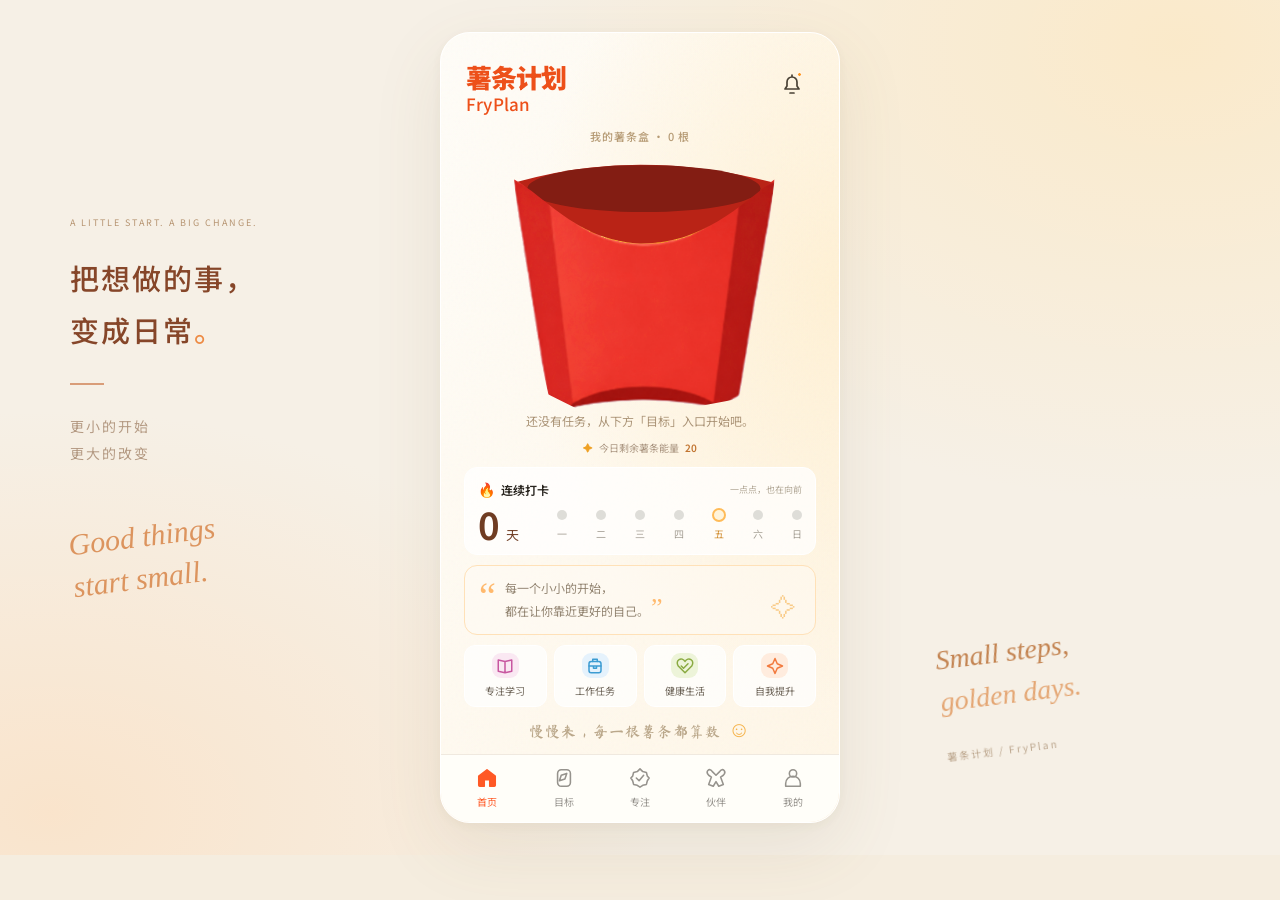
<file: index.html>
<!doctype html>
<html lang="zh-CN">
<head>
  <meta charset="UTF-8">
  <meta name="viewport" content="width=device-width, initial-scale=1, viewport-fit=cover">
  <meta name="theme-color" content="#fff8eb">
  <title>薯条计划 FryPlan · 从第一根薯条开始</title>
  <link rel="stylesheet" href="assets/css/styles.css">
  <link rel="stylesheet" href="assets/css/reference.css">
  <link rel="stylesheet" href="assets/css/task-home.css">
  <script src="assets/js/progress.js" defer></script><script src="assets/js/tasks.js" defer></script><script src="assets/images/fries/fries-data.js" defer></script><script src="assets/js/task-carton.js" defer></script><script src="assets/js/app.js" defer></script>
<link rel="stylesheet" href="assets/css/artwork.css"><script src="assets/js/fry-art.js" defer></script></head>
<body>
  <svg class="svg-library" xmlns="http://www.w3.org/2000/svg" aria-hidden="true"><defs>
    <symbol id="home" viewBox="0 0 24 24"><path d="m3 10 9-7 9 7v10a1 1 0 0 1-1 1h-5v-7H9v7H4a1 1 0 0 1-1-1Z"/></symbol>
    <symbol id="goal" viewBox="0 0 24 24"><rect x="5" y="3" width="14" height="18" rx="4"/><path d="m9 9 6-2-2 6-6 2Z"/></symbol>
    <symbol id="check" viewBox="0 0 24 24"><path d="m12 2 3 3 4 1 1 4 2 2-2 3-1 4-4 1-3 2-3-2-4-1-1-4-2-3 2-2 1-4 4-1Z"/><path d="m8 12 3 3 5-6"/></symbol>
    <symbol id="friend" viewBox="0 0 24 24"><path d="M8 5C5 0 0 5 4 9l3 2-3 8 5 2 3-5 3 5 5-2-3-8 3-2c4-4-1-9-4-4l-4 4Z"/></symbol>
    <symbol id="user" viewBox="0 0 24 24"><circle cx="12" cy="7" r="4"/><path d="M4 21v-3a8 8 0 0 1 16 0v3Z"/></symbol>
    <symbol id="bell" viewBox="0 0 24 24"><path d="M5 16h14l-2-3V9a5 5 0 0 0-10 0v4Zm5 4h4M12 2v2"/></symbol>
    <symbol id="arrow" viewBox="0 0 24 24"><path d="M4 12h15m-6-6 6 6-6 6"/></symbol>
    <symbol id="book" viewBox="0 0 24 24"><path d="M12 6v15M3 4l9 2 9-2v15l-9 2-9-2Z"/></symbol>
    <symbol id="work" viewBox="0 0 24 24"><rect x="4" y="6" width="16" height="15" rx="3"/><path d="M9 6V3h6v3M4 12h16m-10 0v3h4v-3"/></symbol>
    <symbol id="heart" viewBox="0 0 24 24"><path d="M12 21 3 12C-2 4 8-1 12 6c4-7 14-2 9 6Z"/><path d="m7 12 3 3 6-6"/></symbol>
    <symbol id="spark" viewBox="0 0 24 24"><path d="m12 2 3 7 7 3-7 3-3 7-3-7-7-3 7-3Z"/></symbol>
  </defs></svg>

  <aside class="desktop-note" aria-hidden="true"><span class="eyebrow">A LITTLE START. A BIG CHANGE.</span><h2>把想做的事，<br>变成日常<span>。</span></h2><div class="note-line"></div><p>更小的开始<br>更大的改变</p><span class="handwritten">Good things<br>start small.</span></aside>

  <div class="app-shell">
    <header class="topbar"><a class="brand" href="./" aria-label="薯条计划首页"><strong>薯条计划</strong><span>FryPlan<i></i></span></a><button class="icon-button" id="reminder" aria-label="查看提醒"><svg><use href="#bell"/></svg><span class="notification-dot"></span></button></header>
    <main class="task-home">
      <section class="task-carton-section" aria-labelledby="carton-title">
        <h1 id="carton-title">选择你的行动薯条</h1>
        <p class="task-count" id="task-count">我的薯条盒</p>
        <task-carton id="task-carton"></task-carton>
        <p class="task-guidance" id="task-guidance">正在打开你的薯条盒…</p>
        <p class="home-error" id="task-error" role="status"></p>
      </section>
      <div class="energy"><span>✦</span> 今日剩余薯条能量 <strong>20</strong></div>

      <section class="streak-card" aria-labelledby="streak-title"><div class="streak-heading"><h2 id="streak-title"><span>🔥</span> 连续打卡</h2><span class="muted">一点点，也在向前</span></div><div class="streak-body"><div class="streak-count"><strong>0</strong><span>天</span></div><div class="week" aria-label="本周尚未完成任务"><div><i></i><span>一</span></div><div><i></i><span>二</span></div><div><i></i><span>三</span></div><div><i></i><span>四</span></div><div><i></i><span>五</span></div><div><i></i><span>六</span></div><div><i></i><span>日</span></div></div></div></section>

      <blockquote><span class="quote-mark">“</span><p>每一个小小的开始，<br>都在让你靠近更好的自己。<span>”</span></p><span class="quote-star">✧</span></blockquote>
      <section class="categories" aria-label="选择目标类型"><button data-create data-category="专注学习" class="study"><span class="category-icon"><svg><use href="#book"/></svg></span>专注学习</button><button data-create data-category="工作任务" class="work"><span class="category-icon"><svg><use href="#work"/></svg></span>工作任务</button><button data-create data-category="健康生活" class="health"><span class="category-icon"><svg><use href="#heart"/></svg></span>健康生活</button><button data-create data-category="自我提升" class="growth"><span class="category-icon"><svg><use href="#spark"/></svg></span>自我提升</button></section>
      <p class="bottom-message">慢慢来，每一根薯条都算数 <span>☺</span></p>
    </main>
    <nav class="bottom-nav" aria-label="主导航"><button class="active" aria-current="page"><svg><use href="#home"/></svg><span>首页</span></button><button data-create><svg><use href="#goal"/></svg><span>目标</span></button><button data-panel="专注"><svg><use href="#check"/></svg><span>专注</span></button><button data-panel="伙伴"><svg><use href="#friend"/></svg><span>伙伴</span></button><button data-panel="我的"><svg><use href="#user"/></svg><span>我的</span></button></nav>
  </div>
  <aside class="desktop-sign" aria-hidden="true">Small steps,<br><span>golden days.</span><div>薯条计划 / FryPlan</div></aside>

  <dialog id="info-dialog"><div class="sheet-top"><span>FryPlan</span><button class="close-button" aria-label="关闭">×</button></div><span class="sheet-emoji" id="info-emoji">🍟</span><h2 id="info-title"></h2><p id="info-copy"></p><button class="primary-button close-button-text">回到首页</button></dialog>
  <div id="toast" class="toast" role="status"></div>
</body>
</html>
</file>
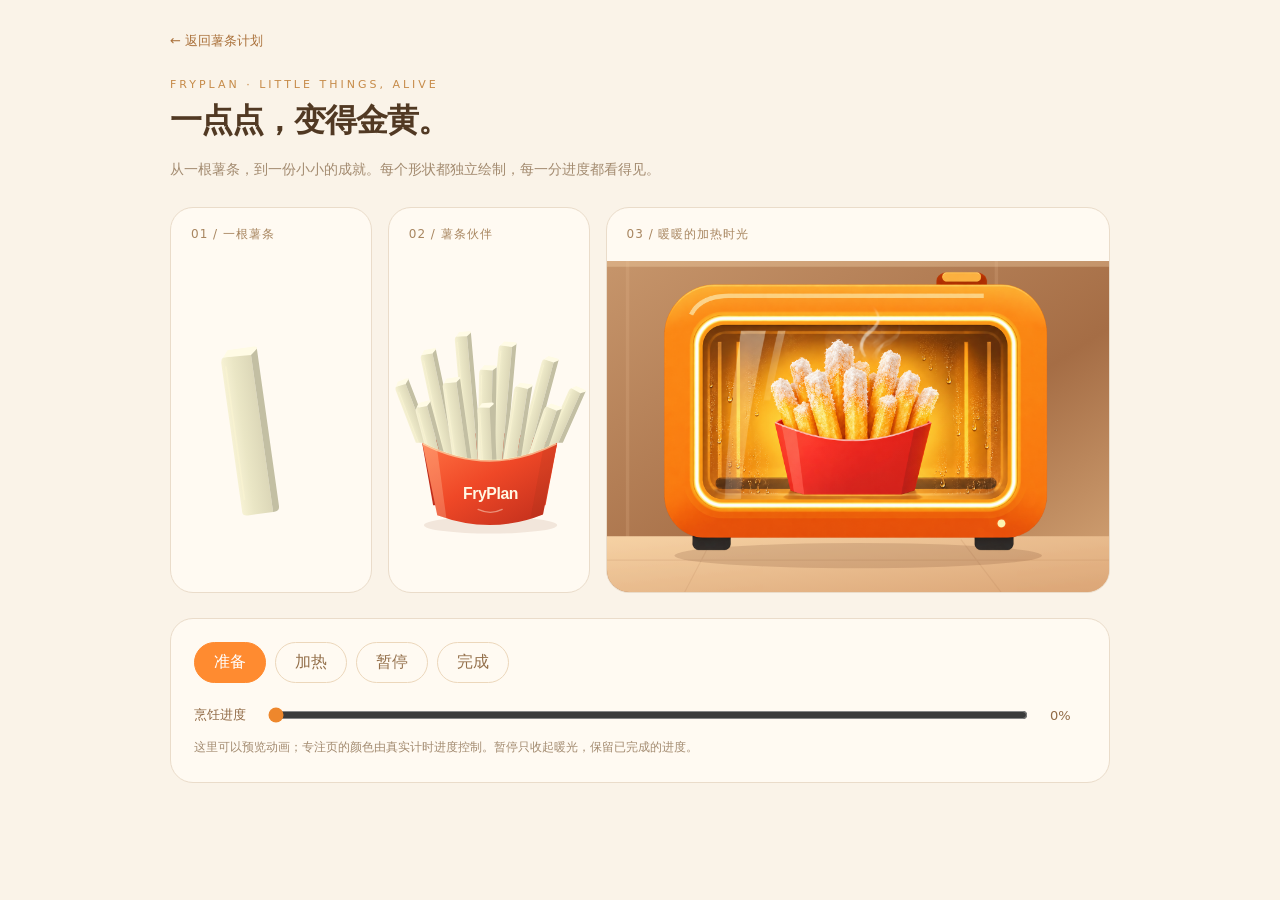
<file: pages/art-studio.html>
<!doctype html>
<html lang="zh-CN">
<head><meta charset="UTF-8"><meta name="viewport" content="width=device-width, initial-scale=1"><title>薯条动画 · FryPlan</title><script src="../assets/js/fry-art.js" defer></script><script src="../assets/js/art-studio.js" defer></script>
<style>
*{box-sizing:border-box}body{margin:0;background:#faf3e8;color:#513923;font-family:system-ui,'Microsoft YaHei',sans-serif;padding:30px 20px}main{max-width:940px;margin:auto}a{color:#aa713b;text-decoration:none;font-size:13px}.eyebrow{font-size:11px;letter-spacing:3px;color:#c68b49;margin:28px 0 8px}h1{font-size:32px;margin:0 0 8px;letter-spacing:-1px}.intro{color:#a38b70;font-size:14px;line-height:1.8}.art-grid{display:grid;grid-template-columns:1fr 1fr 2.5fr;gap:16px;margin:25px 0}.card{background:#fffaf2;border:1px solid #eadcca;border-radius:23px;overflow:hidden;min-width:0;display:flex;flex-direction:column}.card h2{font-size:12px;font-weight:500;letter-spacing:1px;color:#a88660;margin:18px 20px}.card fry-art{width:100%;flex:1;min-height:200px}.oven-card fry-art{min-height:0}.controls{background:#fffaf2;padding:23px;border-radius:23px;border:1px solid #eadcca}.states{display:flex;flex-wrap:wrap;gap:9px;margin-bottom:22px}button{font:inherit;cursor:pointer;border:1px solid #ecd7bb;border-radius:22px;background:transparent;padding:9px 19px;color:#94704b}button[aria-pressed=true]{background:#ff8b30;color:white;border-color:#ff8b30}label{display:flex;gap:20px;align-items:center;font-size:13px;color:#916a45}input{flex:1;min-width:40px;accent-color:#ee872c}output{font-variant-numeric:tabular-nums;min-width:36px}.note{font-size:12px;color:#a38b70;line-height:1.8;margin-bottom:0}button:focus-visible,a:focus-visible{outline:3px solid #b86c28;outline-offset:3px}@media(max-width:650px){.art-grid{grid-template-columns:1fr 1fr}.oven-card{grid-column:1/-1}.card fry-art{height:180px;min-height:0}.oven-card fry-art{height:auto;aspect-ratio:440/290}.states button{flex:1;padding:9px 12px}h1{font-size:27px}}
</style></head>
<body><main><a href="../index.html">← 返回薯条计划</a><p class="eyebrow">FRYPLAN · LITTLE THINGS, ALIVE</p><h1>一点点，变得金黄。</h1><p class="intro">从一根薯条，到一份小小的成就。每个形状都独立绘制，每一分进度都看得见。</p><div class="art-grid"><section class="card"><h2>01 / 一根薯条</h2><fry-art variant="fry" state="ready" progress="0"></fry-art></section><section class="card"><h2>02 / 薯条伙伴</h2><fry-art variant="carton" state="ready" progress="0"></fry-art></section><section class="card oven-card"><h2>03 / 暖暖的加热时光</h2><fry-art variant="oven" state="ready" progress="0"></fry-art></section></div><section class="controls" aria-label="动画效果预览"><div class="states"><button data-state="ready" aria-pressed="true">准备</button><button data-state="heating" aria-pressed="false">加热</button><button data-state="paused" aria-pressed="false">暂停</button><button data-state="completed" aria-pressed="false">完成</button></div><label for="cooking">烹饪进度<input id="cooking" type="range" min="0" max="100" value="0"><output for="cooking">0%</output></label><p class="note">这里可以预览动画；专注页的颜色由真实计时进度控制。暂停只收起暖光，保留已完成的进度。</p></section></main></body></html>
</file>
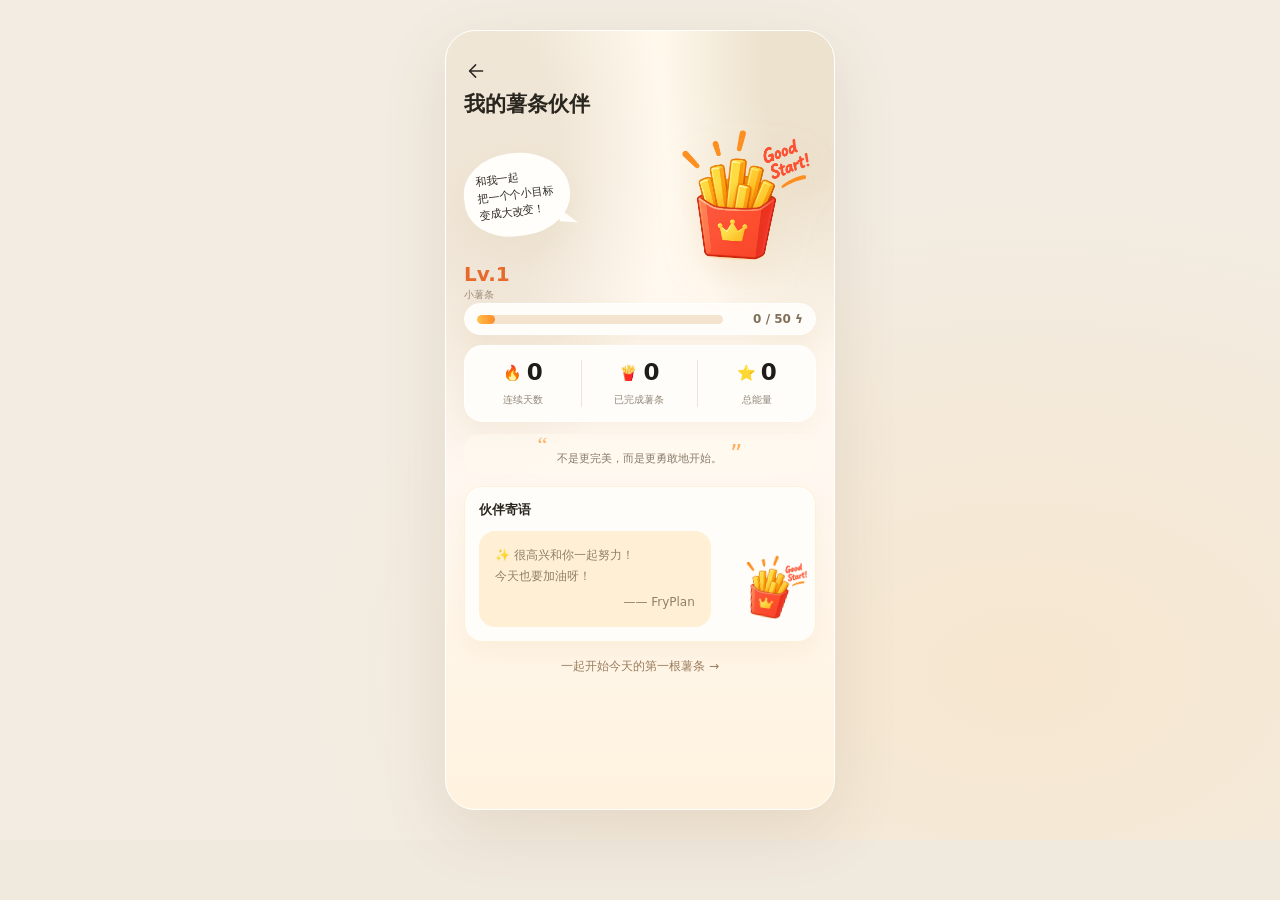
<file: pages/companion.html>
<!doctype html><html lang="zh-CN"><head><meta charset="UTF-8"><meta name="viewport" content="width=device-width, initial-scale=1, viewport-fit=cover"><meta name="theme-color" content="#fdfaf4"><title>薯条伙伴 · FryPlan</title><link rel="stylesheet" href="../assets/css/journey.css"><script src="../assets/js/progress.js" defer></script><script src="../assets/js/journey.js" defer></script><link rel="stylesheet" href="../assets/css/artwork.css"><script src="../assets/js/fry-art.js" defer></script></head><body data-page="companion"><main class="journey"><p class="loading">正在打开薯条伙伴…</p></main></body></html>
</file>
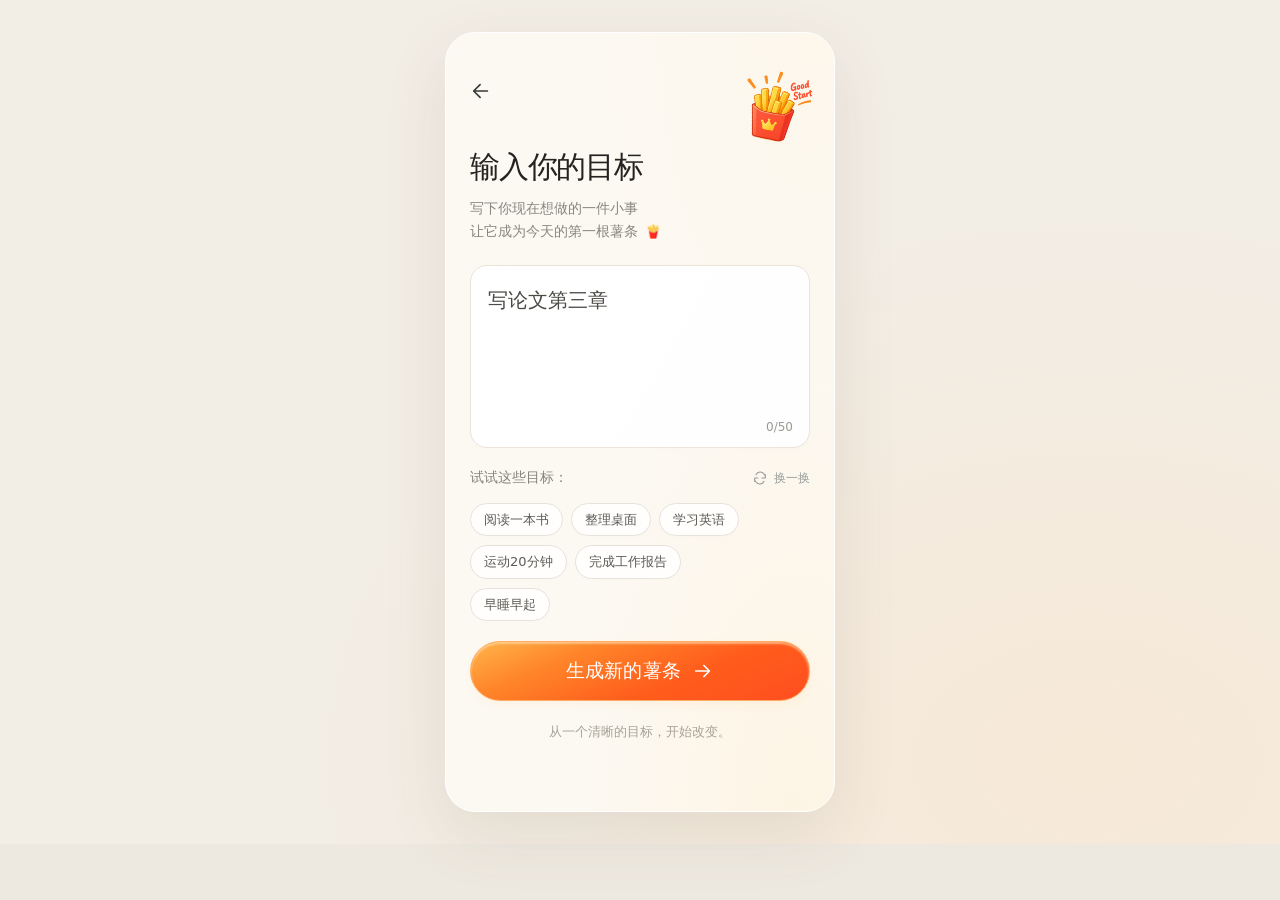
<file: pages/first-fry.html>
<!doctype html>
<html lang="zh-CN">
<head>
  <meta charset="UTF-8">
  <meta name="viewport" content="width=device-width, initial-scale=1, viewport-fit=cover">
  <meta name="theme-color" content="#fff8ed">
  <title>这是你的第一根薯条 · FryPlan</title>
  <link rel="stylesheet" href="../assets/css/first-fry.css?v=2">
  <link rel="stylesheet" href="../assets/css/artwork.css">
  <script src="../assets/js/api-client.js" defer></script>
  <script src="../assets/js/fry-art.js" defer></script>
  <script src="../assets/js/tasks.js" defer></script>
  <script src="../assets/js/progress.js" defer></script>
  <script src="../assets/js/first-fry.js" defer></script>
</head>
<body>
  <main class="first-fry-page">
    <header class="page-top">
      <a class="back-button" href="goal.html" aria-label="返回目标输入页"><svg viewBox="0 0 24 24" aria-hidden="true"><path d="M19 12H5m6-7-7 7 7 7"/></svg></a>
    </header>
    <section class="hero" aria-labelledby="first-fry-title">
      <div>
        <h1 id="first-fry-title">这是你的<br>第一根薯条！</h1>
        <p>从这一小步开始，<br>一切都会不一样。</p>
      </div>
      <img class="hero-art potato-left-art" src="../assets/images/potato-left.png" alt="" aria-hidden="true">
    </section>
    <section class="fry-card" aria-label="第一根薯条详情">
      <div class="goal-row">
        <span class="goal-icon" aria-hidden="true"><svg viewBox="0 0 24 24"><circle cx="12" cy="12" r="8"/><circle cx="12" cy="12" r="4"/><path d="m15 9 4-4M17 5h2v2"/></svg></span>
        <h2 id="goal-title">准备你的第一根薯条</h2>
      </div>
      <div class="meta-row">
        <span class="time-pill"><svg viewBox="0 0 24 24" aria-hidden="true"><circle cx="12" cy="12" r="9"/><path d="M12 7v5l3 2"/></svg><strong id="time-label">15 分钟</strong></span>
        <span class="effort-pill"><svg viewBox="0 0 24 24" aria-hidden="true"><path d="M5 19V9M12 19V5M19 19v-8"/></svg>低阻力</span>
      </div>
      <p class="task-copy" id="task-copy">先找到和目标相关的一小步，记录基本信息即可。不用追求完美，完成比完美更重要！</p>
    </section>
    <section class="time-choices" id="time-choices" aria-labelledby="time-title" hidden>
      <h2 id="time-title">先做多久？</h2>
      <div class="choice-row">
        <button type="button" data-time="3">3分钟</button>
        <button type="button" data-time="5">5分钟</button>
        <button type="button" data-time="10">10分钟</button>
      </div>
      <p id="time-advice">AI 建议 5 分钟，你也可以按现在的状态调整</p>
    </section>
    <section class="tip-card" id="tip-card" hidden><span aria-hidden="true">💡</span><p>先找到并记录最基础的信息，<br>不用追求完美，完成比完美更重要！</p></section>
    <button class="primary-action" id="confirm">放进薯条盒 <svg viewBox="0 0 24 24" aria-hidden="true"><path d="M4 12h15m-6-6 6 6-6 6"/></svg></button>
    <p class="quote">“千里之行，始于一根薯条。”</p>
    <p class="status" id="status" role="status"></p>
  </main>
</body>
</html>
</file>
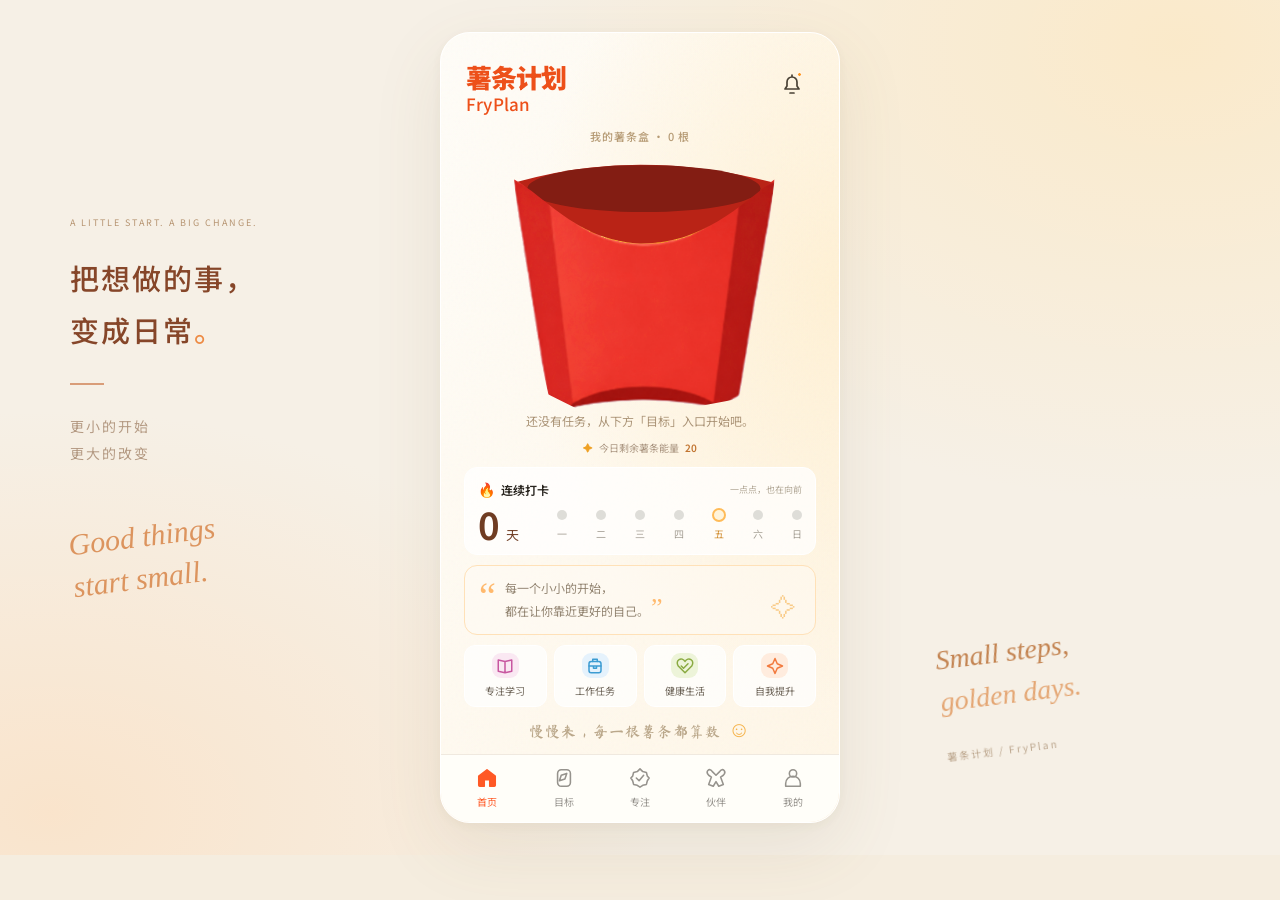
<file: pages/focus.html>
<!doctype html>
<html lang="zh-CN">
<head>
  <meta charset="UTF-8">
  <meta name="viewport" content="width=device-width, initial-scale=1, viewport-fit=cover">
  <meta name="theme-color" content="#fff1d9">
  <title>专注加热 · 薯条计划</title>
  <link rel="stylesheet" href="../assets/css/focus.css">
  <link rel="stylesheet" href="../assets/css/artwork.css">
  <link rel="stylesheet" href="../assets/css/steps.css">
  <script src="../assets/js/fry-art.js" defer></script>
  <script src="../assets/js/progress.js" defer></script><script src="../assets/js/tasks.js" defer></script><script src="../assets/js/focus.js" defer></script>
</head>
<body>
  <main class="focus-page" id="focus-page">
    <section class="focus-room" aria-labelledby="focus-title">
      <header><a href="../index.html" id="exit">退出</a><button id="sound" aria-label="开启加热环境音" aria-pressed="false"><svg viewBox="0 0 24 24" aria-hidden="true"><path d="M9 17V5l11-2v12M9 8l11-2"/><ellipse cx="6" cy="18" rx="3" ry="2.5"/><ellipse cx="17" cy="16" rx="3" ry="2.5"/></svg></button></header>
      <h1 id="focus-title">每一分钟，<br>都在把目标重新<span>加热</span></h1>
      <p id="active-task" style="text-align:center;font-size:13px;color:#998269;margin:-8px 0 16px;overflow-wrap:anywhere" hidden></p>
      <p class="step-progress" id="step-progress" hidden></p>
      <div class="timer" role="timer" aria-label="剩余专注时间">
        <svg class="timer-ring" viewBox="0 0 240 240" aria-hidden="true"><defs><linearGradient id="heat" x1="0" y1="0" x2="1" y2="1"><stop stop-color="#ffb052"/><stop offset=".5" stop-color="#ff862e"/><stop offset="1" stop-color="#ff4e23"/></linearGradient></defs><circle class="ring-track" cx="120" cy="120" r="106"/><circle class="ring-fill" id="ring" cx="120" cy="120" r="106" pathLength="100"/></svg>
        <div class="timer-copy"><span id="time">15:00</span><span class="duration">/ 15:00</span></div>
      </div>
      <div class="plant" aria-hidden="true"><i></i><i></i><i></i><i></i><i></i><span></span></div><div class="pencils" aria-hidden="true"><i></i><i></i><i></i><span></span></div>
      <div class="progress-area"><p id="heat-status">正在加热中… <strong id="percentage">0%</strong></p><div class="progress-track" id="progress" role="progressbar" aria-label="专注加热进度" aria-valuemin="0" aria-valuemax="100" aria-valuenow="0"><span id="progress-fill"></span></div></div>
    </section>
    <section class="oven-scene"><fry-art id="oven-art" variant="oven" single state="ready" progress="0"></fry-art></section>
    <footer class="controls"><button id="pause"><span class="control-circle"><svg id="pause-icon" viewBox="0 0 24 24" aria-hidden="true"><path d="M8 5v14M16 5v14"/></svg></span><span id="pause-label">暂停</span></button><button id="finish"><span class="control-circle"><svg viewBox="0 0 24 24" aria-hidden="true"><rect x="6" y="6" width="12" height="12" rx="1"/></svg></span><span>结束</span></button></footer>
  </main>
  <dialog id="finish-dialog" aria-labelledby="finish-title"><span class="dialog-fries" aria-hidden="true">🍟</span><h2 id="finish-title">这次加热，先到这里</h2><p id="finish-copy"></p><p class="verification-note">做完了吗？上传截图，确认完成并获得 3 点能量。</p><a class="primary" href="upload.html" style="display:block;color:white">上传成果截图</a><a href="../index.html">返回首页</a></dialog>
  <div class="toast" id="toast" role="status"></div>
</body>
</html>
</file>
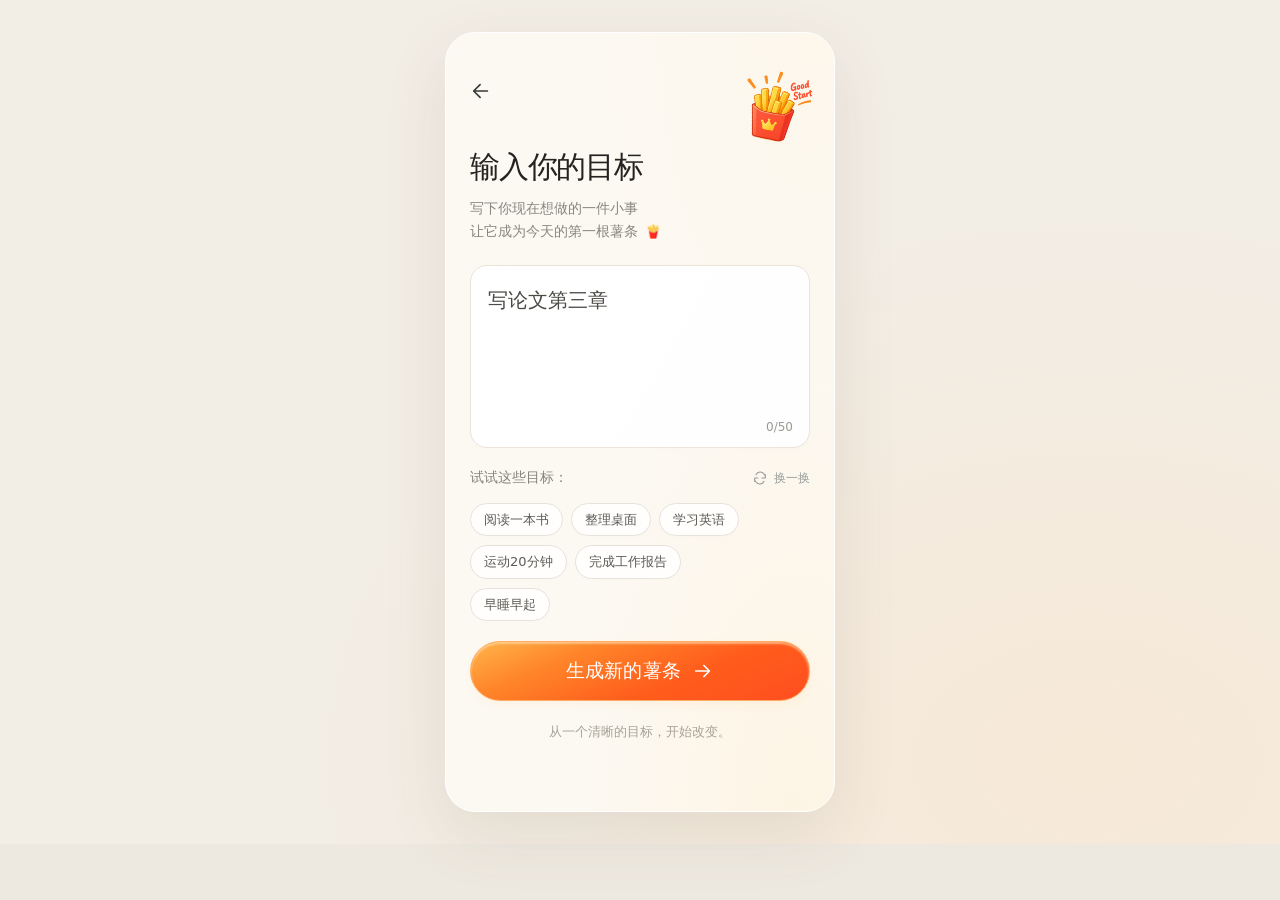
<file: pages/goal.html>
<!doctype html>
<html lang="zh-CN">
<head>
  <meta charset="UTF-8">
  <meta name="viewport" content="width=device-width, initial-scale=1, viewport-fit=cover">
  <meta name="theme-color" content="#fcf8f0">
  <title>输入你的目标 · 薯条计划 FryPlan</title>
  <link rel="stylesheet" href="../assets/css/goal.css">
  <link rel="stylesheet" href="../assets/css/ai-loading.css">
  <style>.suggestions button:last-child{margin-right:60%}</style>
  <script src="../assets/js/api-client.js" defer></script><script src="../assets/js/progress.js" defer></script><script src="../assets/js/tasks.js" defer></script><script src="../assets/js/goal.js" defer></script>
<link rel="stylesheet" href="../assets/css/artwork.css"><script src="../assets/js/fry-art.js" defer></script></head>
<body>
  <main class="goal-page">
    <header class="page-header">
      <a class="back-button" href="../index.html" aria-label="返回首页"><svg viewBox="0 0 24 24" aria-hidden="true"><path d="M19 12H5m6-7-7 7 7 7"/></svg></a>
      <img class="mini-fries-vector potato-left-art" src="../assets/images/potato-left.png" alt="" aria-hidden="true">
    </header>
    <section class="goal-content" aria-labelledby="page-title">
      <h1 id="page-title">输入你的目标</h1>
      <p class="intro" id="goal-help">写下你现在想做的一件小事<br>让它成为今天的第一根薯条 <span aria-hidden="true">🍟</span></p>
      <form id="create-goal" novalidate>
        <div class="input-wrap">
          <label class="visually-hidden" for="goal">你的目标，最多 50 个字符</label>
          <textarea id="goal" name="goal" maxlength="50" placeholder="写论文第三章" aria-describedby="goal-help goal-count feedback"></textarea>
          <span class="character-count" id="goal-count"><span id="count">0</span>/50</span>
        </div>
        <div class="suggestion-heading"><span>试试这些目标：</span><button type="button" id="refresh"><svg viewBox="0 0 24 24" aria-hidden="true"><path d="M20 7v5h-5M4 17v-5h5M6 7a7 7 0 0 1 12-1l2 3M4 15l2 3a7 7 0 0 0 12-1"/></svg>换一换</button></div>
        <div class="suggestions" id="suggestions" role="group" aria-label="推荐目标"></div>
        <button type="submit" class="generate-button">生成新的薯条 <svg viewBox="0 0 24 24" aria-hidden="true"><path d="M4 12h15m-6-6 6 6-6 6"/></svg></button>
        <p class="feedback" id="feedback" role="status" aria-live="polite"></p>
      </form>
      <p class="page-footer">从一个清晰的目标，开始改变。</p>
    </section>
  </main>
</body>
</html>
</file>
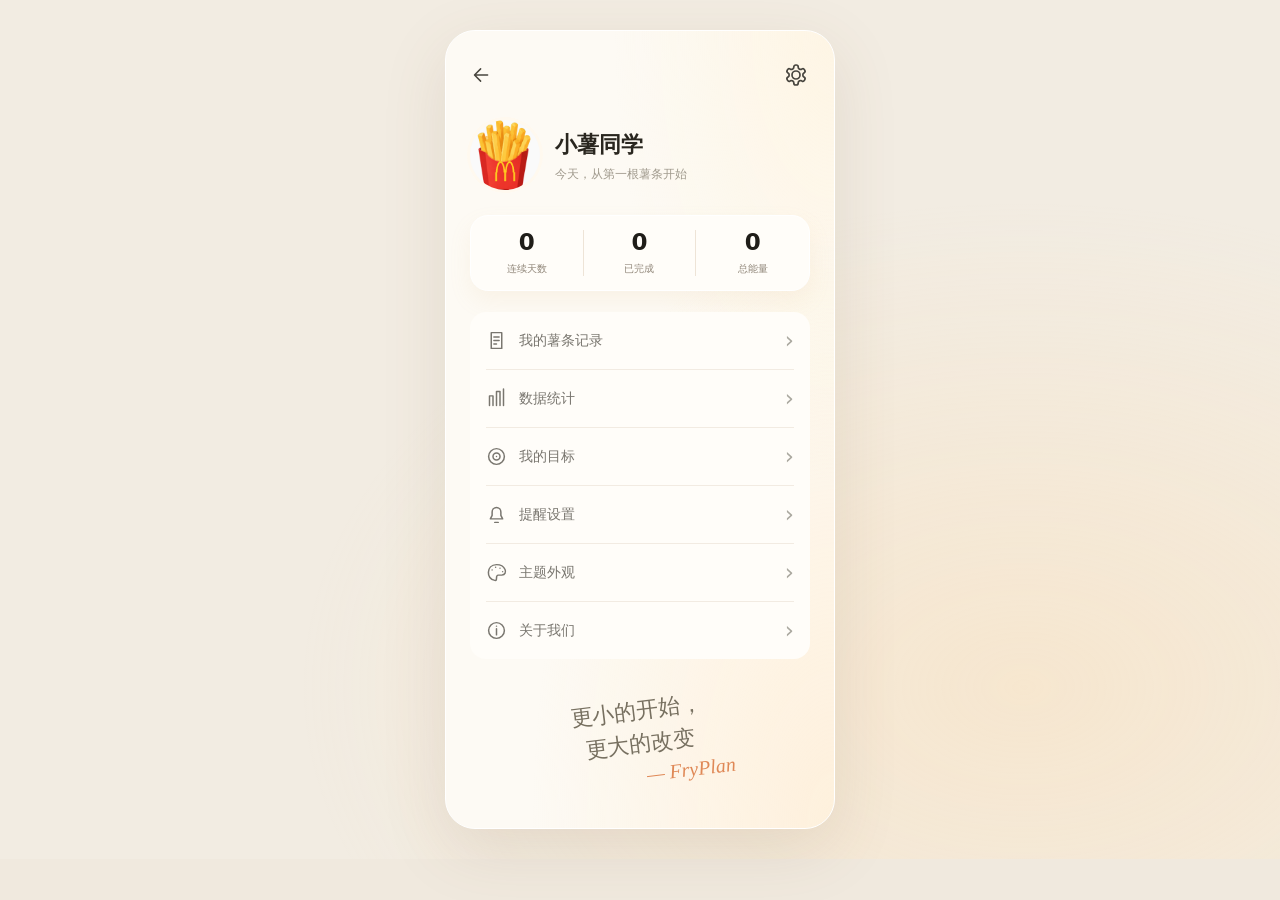
<file: pages/profile.html>
<!doctype html><html lang="zh-CN"><head><meta charset="UTF-8"><meta name="viewport" content="width=device-width, initial-scale=1, viewport-fit=cover"><meta name="theme-color" content="#fdfaf4"><title>我的 · FryPlan</title><link rel="stylesheet" href="../assets/css/journey.css"><script src="../assets/js/progress.js" defer></script><script src="../assets/js/journey.js" defer></script><link rel="stylesheet" href="../assets/css/artwork.css"><script src="../assets/js/fry-art.js" defer></script><link rel="stylesheet" href="../assets/css/steps.css"></head><body data-page="profile"><main class="journey"><p class="loading">正在打开个人中心…</p></main></body></html>
</file>
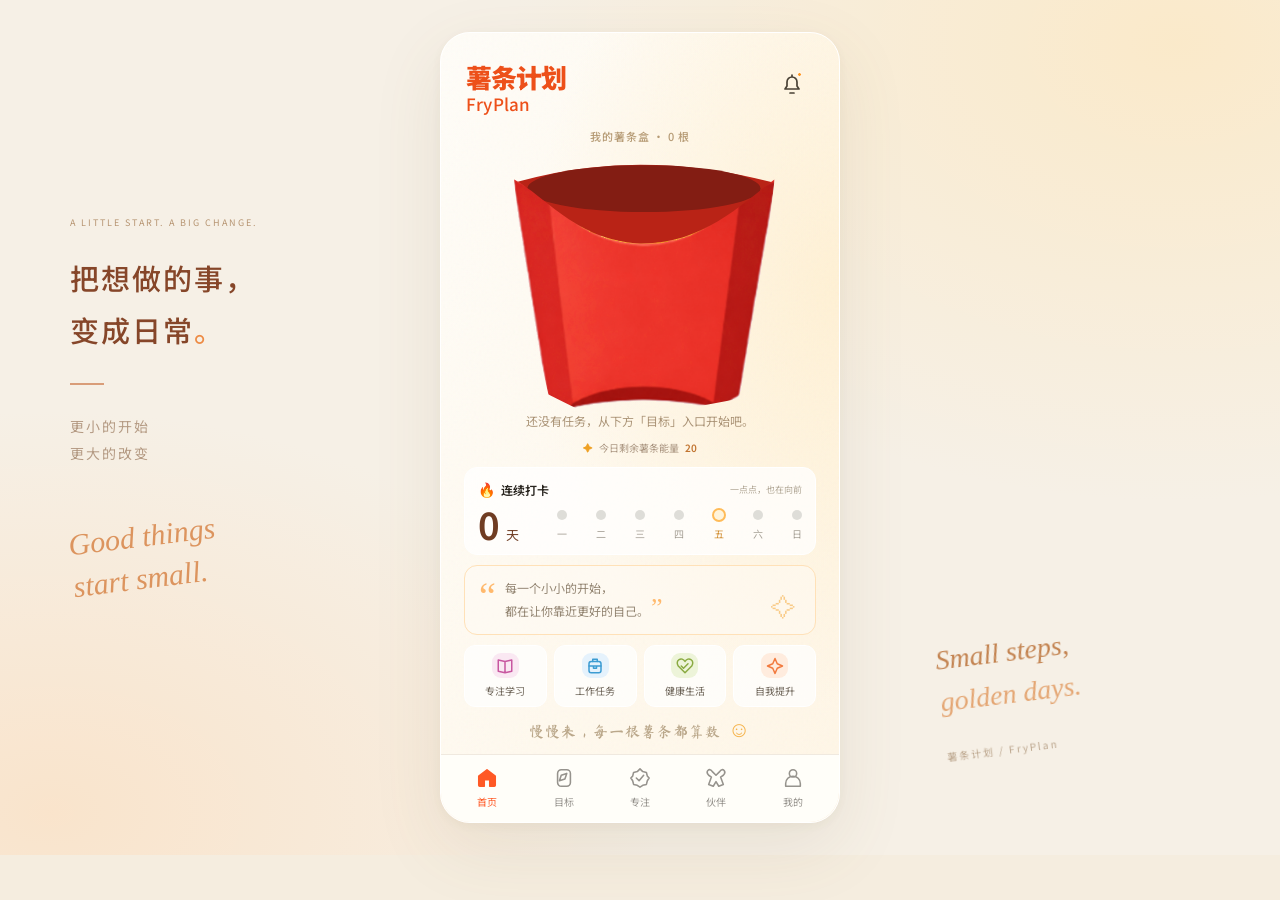
<file: pages/select-fries.html>
<!doctype html>
<html lang="zh-CN">
<head>
  <meta charset="UTF-8">
  <meta name="viewport" content="width=device-width, initial-scale=1, viewport-fit=cover">
  <meta name="theme-color" content="#fff8ed">
  <title>选一根适合现在的薯条 · FryPlan</title>
  <link rel="stylesheet" href="../assets/css/select-fries.css">
  <link rel="stylesheet" href="../assets/css/ai-loading.css">
  <script src="../assets/js/api-client.js" defer></script>
  <script src="../assets/js/tasks.js" defer></script>
  <script src="../assets/js/progress.js" defer></script>
  <script src="../assets/js/select-fries.js" defer></script>
</head>
<body>
  <main class="select-fries-page">
    <header class="page-top">
      <a class="back-button" href="../index.html" aria-label="返回首页"><svg viewBox="0 0 24 24" aria-hidden="true"><path d="M19 12H5m6-7-7 7 7 7"/></svg></a>
      <p>More Fries<br>A Brighter You</p>
    </header>
    <section class="intro" aria-labelledby="select-title">
      <h1 id="select-title">选一根适合现在的薯条</h1>
      <p>AI 先帮你切好了几种更容易开始的小行动</p>
    </section>
    <form id="fries-form">
      <div class="fries-list" id="fries-list" aria-label="可选薯条"></div>
      <button class="primary-action" type="submit" disabled>就选这一根 <svg viewBox="0 0 24 24" aria-hidden="true"><path d="M4 12h15m-6-6 6 6-6 6"/></svg></button>
      <p class="quote">“合适的开始，就是最好的进步。”</p>
      <p class="status" id="status" role="status">正在准备小薯条…</p>
    </form>
  </main>
</body>
</html>
</file>
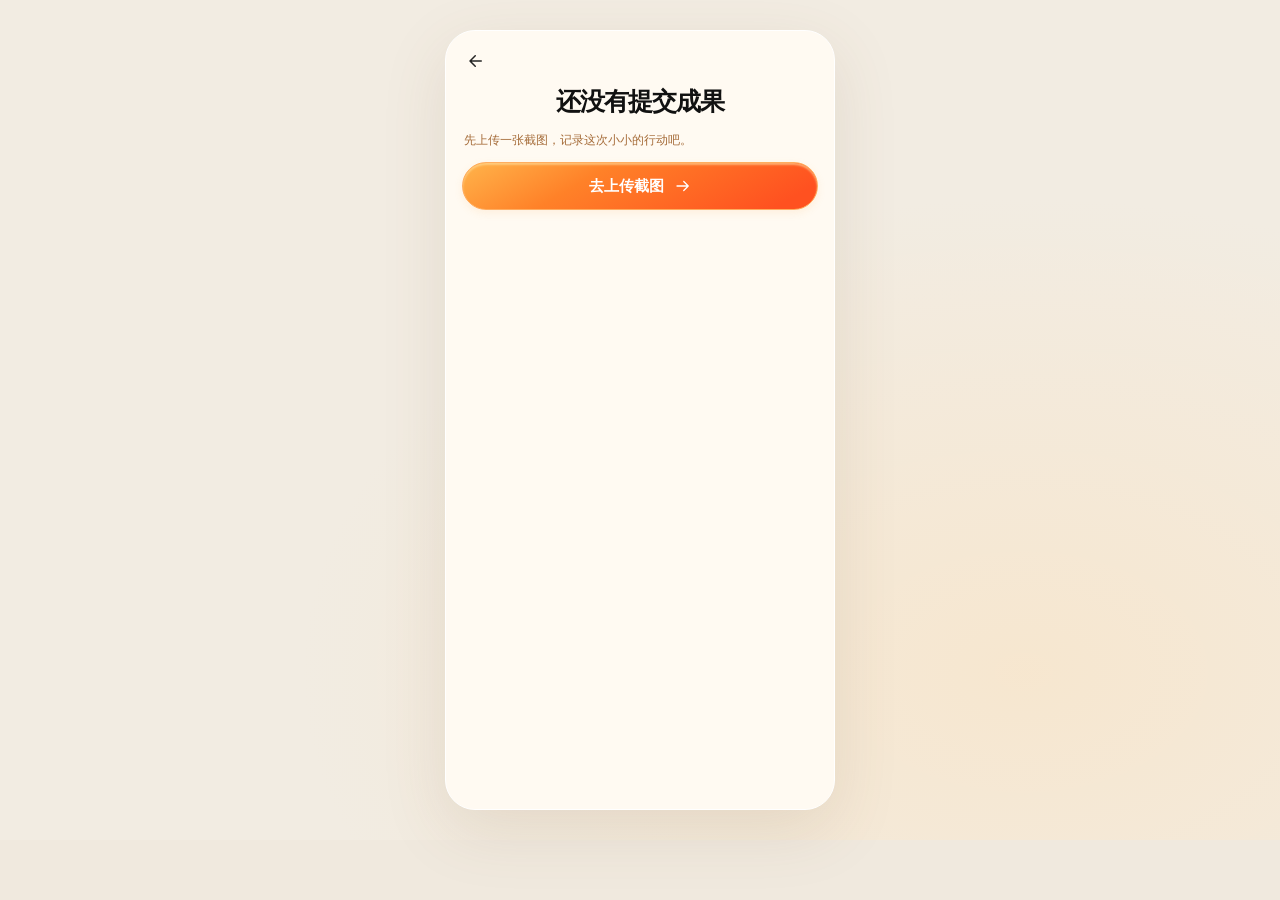
<file: pages/success.html>
<!doctype html><html lang="zh-CN"><head><meta charset="UTF-8"><meta name="viewport" content="width=device-width, initial-scale=1, viewport-fit=cover"><meta name="theme-color" content="#fffaf2"><title>完成反馈 · FryPlan</title><link rel="stylesheet" href="../assets/css/journey.css"><script src="../assets/js/progress.js" defer></script><script src="../assets/js/journey.js" defer></script><link rel="stylesheet" href="../assets/css/success.css"></head><body data-page="success"><main class="journey"><p class="loading">正在打开完成反馈…</p></main></body></html>
</file>
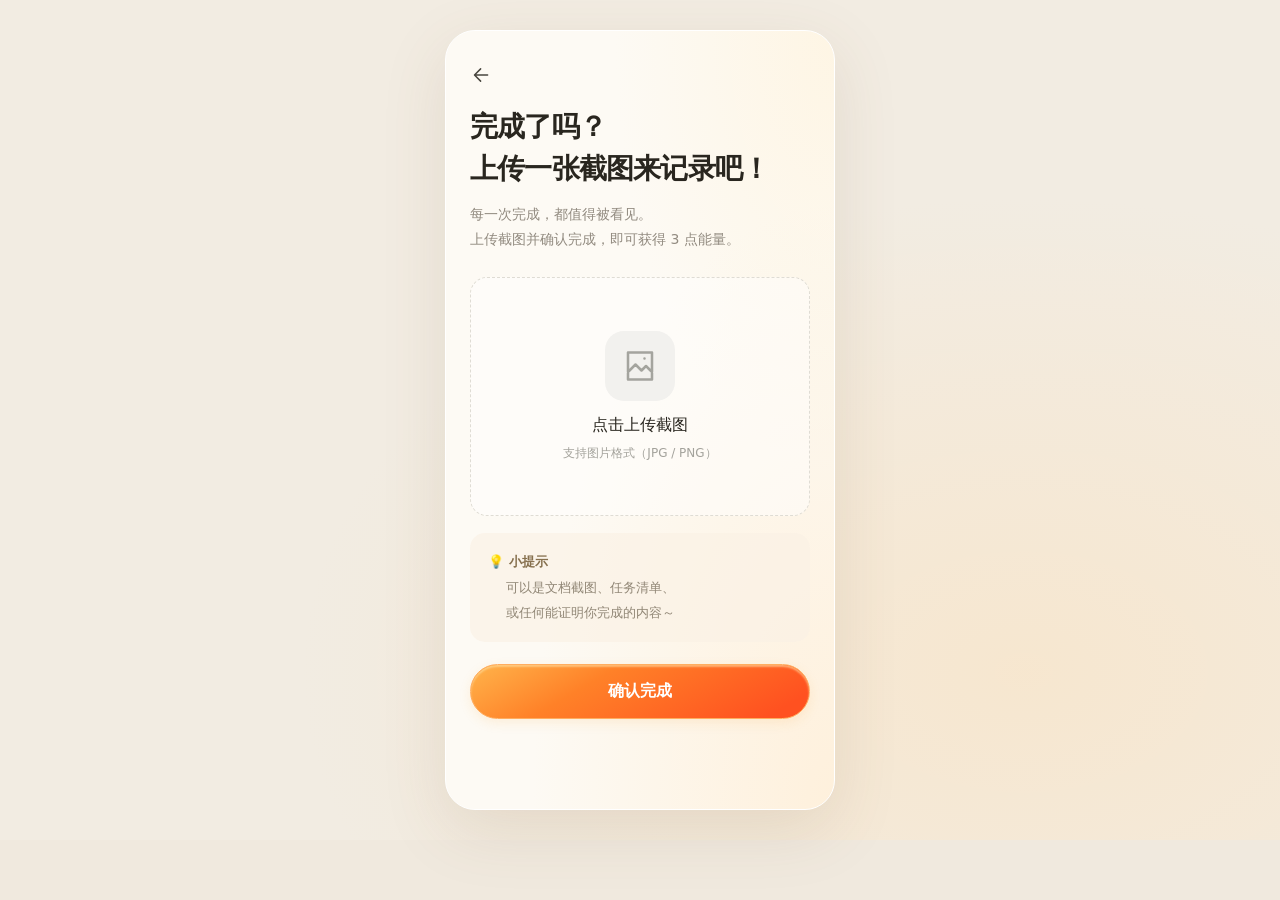
<file: pages/upload.html>
<!doctype html><html lang="zh-CN"><head><meta charset="UTF-8"><meta name="viewport" content="width=device-width, initial-scale=1, viewport-fit=cover"><meta name="theme-color" content="#fdfaf4"><title>成果上传 · FryPlan</title><link rel="stylesheet" href="../assets/css/journey.css"><link rel="stylesheet" href="../assets/css/ai-loading.css"><script src="../assets/js/api-client.js" defer></script><script src="../assets/js/progress.js" defer></script><script src="../assets/js/tasks.js" defer></script><script src="../assets/js/step-proof.js" defer></script><script src="../assets/js/journey.js" defer></script><link rel="stylesheet" href="../assets/css/artwork.css"><script src="../assets/js/fry-art.js" defer></script><link rel="stylesheet" href="../assets/css/steps.css"></head><body data-page="upload"><main class="journey"><p class="loading">正在打开成果上传…</p></main></body></html>
</file>
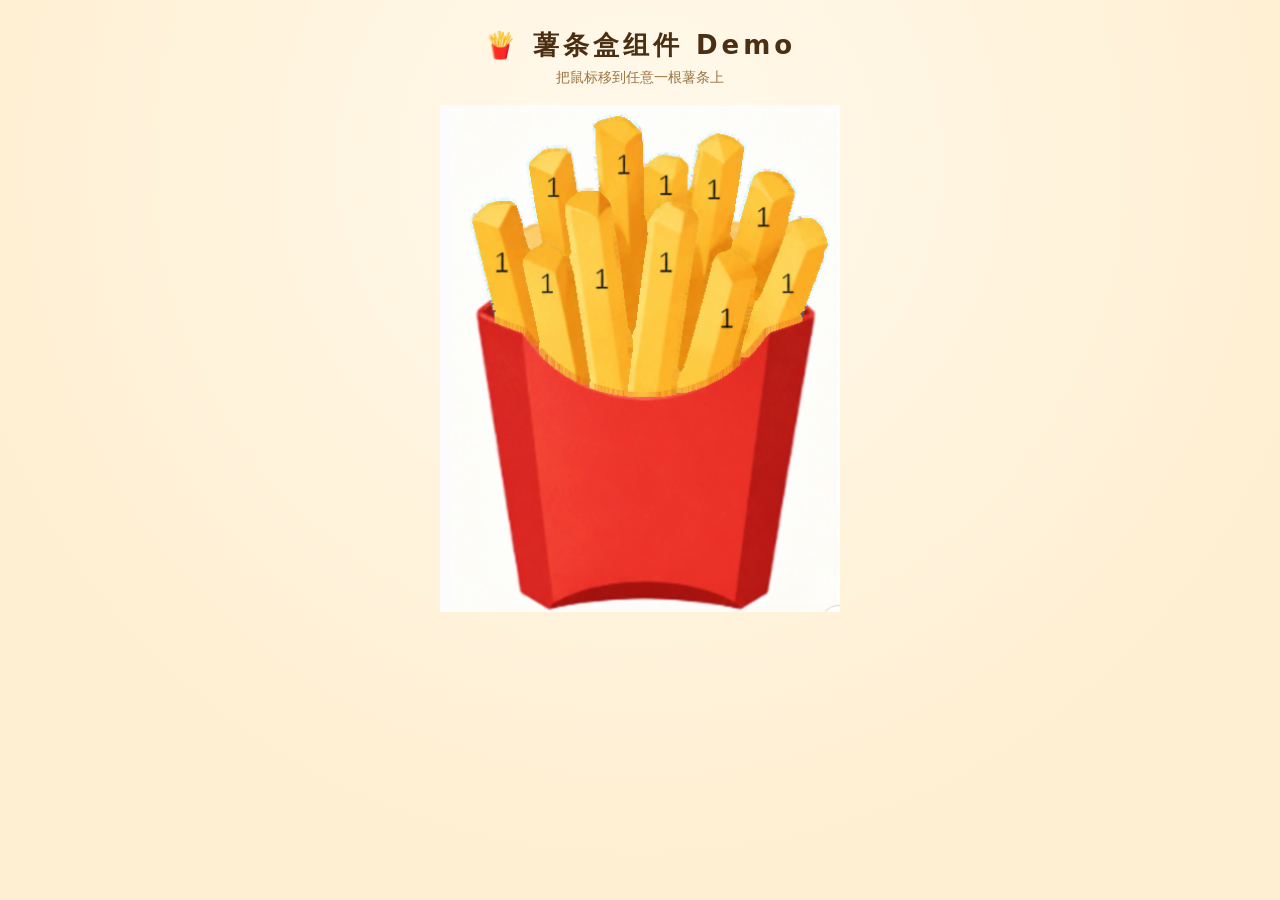
<file: fries-widget/fries-widget/demo.html>
<!DOCTYPE html>
<html lang="zh-CN">
<head>
<meta charset="UTF-8" />
<meta name="viewport" content="width=device-width, initial-scale=1" />
<title>薯条组件 · 接入示例</title>
<style>
  body {
    margin: 0; min-height: 100vh;
    display: flex; flex-direction: column; align-items: center;
    background: radial-gradient(circle at 50% 18%, #FFF9EC, #FFEFD2 72%);
    font-family: "PingFang SC", "Microsoft YaHei", system-ui, sans-serif;
    color: #4A2F13;
  }
  h1 { font-size: 26px; letter-spacing: 4px; margin: 28px 0 6px; }
  #status { margin: 0 0 16px; font-size: 14px; color: #9A7440; min-height: 1.4em; }
  /* 容器宽度即薯条盒大小，可随意约束 */
  #fries-box { width: min(86vw, 400px); }
  code { background: #fff3d6; padding: 2px 6px; border-radius: 4px; }
</style>
</head>
<body>
<h1>🍟 薯条盒组件 Demo</h1>
<p id="status">把鼠标移到任意一根薯条上</p>

<div id="fries-box"></div>

<script src="fries-hover.js"></script>
<script>
  (function () {
    var status = document.getElementById('status');
    var HINT = status.textContent;

    FriesHover.mount('#fries-box', {
      onHover: function (fryId) {
        status.textContent = fryId ? '第 ' + fryId + ' 根薯条' : HINT;
      }
    }).then(function (api) {
      // 视觉回归：demo.html?hover=N 强制第 N 根进入悬停态
      var q = +new URLSearchParams(location.search).get('hover');
      if (q) api.setActive(q);
    });
  })();
</script>
</body>
</html>
</file>
<file: assets/css/styles.css>
@import url('https://fonts.googleapis.com/css2?family=Ma+Shan+Zheng&family=Noto+Sans+SC:wght@400;500;600;700;800;900&display=swap');

:root{font-family:'Noto Sans SC','Microsoft YaHei',sans-serif;color:#29251f;background:#f5eddf;font-synthesis:none;--orange:#ff531f;--muted:#928a7c}*{box-sizing:border-box}body{margin:0;min-width:320px}button,a,textarea{-webkit-tap-highlight-color:transparent}button,textarea{font:inherit}button{cursor:pointer}button:focus-visible,a:focus-visible{outline:3px solid #9f541f;outline-offset:4px}svg{width:24px;height:24px;fill:none;stroke:currentColor;stroke-width:1.7;stroke-linecap:round;stroke-linejoin:round}.svg-library{position:absolute;width:0;height:0;overflow:hidden}.app-shell{position:relative;max-width:430px;height:100svh;min-height:100svh;margin:auto;background:radial-gradient(ellipse at 94% 27%,#ffe3a9aa,transparent 42%),radial-gradient(ellipse at 0 80%,#ffead080,transparent 45%),#fffaf1;overflow:hidden;display:flex;flex-direction:column}.app-shell:before{content:'';position:absolute;inset:0;pointer-events:none;opacity:.15;background-image:url("data:image/svg+xml,%3Csvg viewBox='0 0 180 180' xmlns='http://www.w3.org/2000/svg'%3E%3Cfilter id='n'%3E%3CfeTurbulence type='fractalNoise' baseFrequency='.85' numOctaves='3' stitchTiles='stitch'/%3E%3C/filter%3E%3Cpath fill='%239c8665' opacity='.24' filter='url(%23n)' d='M0 0h180v180H0z'/%3E%3C/svg%3E")}.topbar{position:relative;display:flex;justify-content:space-between;align-items:center;padding:30px 25px 0;flex:0 0 auto}.brand{text-decoration:none;color:#ed501a;line-height:1.13}.brand strong{display:block;font-size:27px;letter-spacing:-1.4px;font-weight:900}.brand>span{position:relative;display:inline-block;font-size:19px;font-weight:650;letter-spacing:.2px;margin-top:5px}.brand i{position:absolute;left:0;bottom:-5px;width:72px;height:3px;background:#ffba48;transform:rotate(-4deg);border-radius:50%}.icon-button{border:0;background:transparent;position:relative;padding:10px;color:#494236}.notification-dot{position:absolute;right:12px;top:9px;width:5px;height:5px;background:#ff981f;border-radius:50%;border:1px solid #fff}main{position:relative;padding:0 23px;flex:1;min-height:0;overflow:auto;scrollbar-width:none}main::-webkit-scrollbar{display:none}.hero{position:relative;height:265px;display:flex;align-items:center;margin-top:5px}.hero-copy{position:relative;z-index:2;padding-top:9px;pointer-events:none}.little-label{font-size:10px;color:#b19b77;letter-spacing:1.1px;margin-bottom:16px}.little-label>span{display:inline-block;width:5px;height:5px;border-radius:50%;background:#ffae43;margin-right:5px}h1{font-size:27px;font-weight:900;line-height:1.55;letter-spacing:-1.1px;margin:0 0 15px;max-width:235px}.underline{position:relative;white-space:nowrap}.underline:after{content:'';position:absolute;left:0;bottom:0;width:100%;height:5px;z-index:-1;background:#ffd56d;transform:rotate(-2deg);border-radius:50%}.hero-copy p{font-size:12px;line-height:1.9;color:#8b8272;margin:0}.tiny-spark{position:absolute;color:#ffad32;font-size:15px;bottom:3px;left:151px}.fries-scene{position:absolute;width:190px;height:255px;right:-30px;top:12px;transform:rotate(7deg)}.plate{position:absolute;bottom:0;left:2px;width:188px;height:39px;border-radius:50%;background:radial-gradient(ellipse,#df864876,#ffcf8844 55%,transparent 72%);transform:rotate(-7deg)}.fries{position:absolute;left:17px;top:18px;width:158px;height:197px;filter:drop-shadow(3px 6px 3px #c37d2929)}.fries i{position:absolute;left:var(--x);top:var(--y);width:20px;height:var(--h);transform:rotate(var(--r));border-radius:6px 5px 3px 3px;background:linear-gradient(90deg,#ffbe39,#ffd668 23%,#ffc440 65%,#f3a224 69%,#ffb933);border-top:5px solid #ffdf7e;box-shadow:inset 2px 0 2px #ffe795,1px 1px 2px #e8942729}.fries-cup{position:absolute;left:42px;top:140px;width:121px;height:103px;background:linear-gradient(105deg,#fff6df 0%,#fff0d2 30%,#f8d8ab 78%,#e6b88c);border-radius:9px 9px 30px 30px;clip-path:polygon(0 0,100% 0,87% 97%,23% 100%);box-shadow:inset 3px 3px 4px #fff8e9;transform:rotate(-2deg);filter:drop-shadow(2px 4px 5px #a55c2922)}.fries-cup:before{content:'';position:absolute;top:-10px;left:0;width:100%;height:20px;border-radius:50%;background:#fff5df}.fries-cup>span{display:block;text-align:center;color:#dd7938;font-size:11px;line-height:1.1;padding:20px 0 0 4px;letter-spacing:.6px}.fries-cup small{display:block;text-align:center;color:#cd6a36;font-size:7px;margin-top:5px}.loose-fry{position:absolute;width:20px;height:68px;left:20px;bottom:17px;transform:rotate(-33deg);border-radius:5px;background:linear-gradient(90deg,#ffa62a,#ffe49d,#ffb438);box-shadow:3px 3px 6px #d3964a22}.sunburst{position:absolute;width:9px;height:22px;background:#ffdda2;opacity:.6;border-radius:3px}.burst-one{top:22px;left:22px;transform:rotate(-42deg)}.burst-two{top:1px;left:64px;transform:rotate(-14deg)}.burst-three{right:3px;top:19px;transform:rotate(45deg)}.scene-star{position:absolute;right:1px;bottom:26px;color:#f8b43e;font-size:28px}.primary-button{display:flex;align-items:center;justify-content:center;gap:12px;width:100%;min-height:54px;border:1px solid #ff9d52;border-radius:30px;background:linear-gradient(155deg,#ffb447 0%,#ff7c24 30%,#ff4d20 85%);box-shadow:inset 0 2px 2px #ffdf9480,0 5px 13px #fd7e2422;color:white;font-size:17px;font-weight:700;letter-spacing:.4px;transition:transform .15s,box-shadow .15s}.primary-button:hover{box-shadow:inset 0 2px 2px #ffdf9480,0 7px 18px #fd7e2444;transform:translateY(-1px)}.primary-button:active{transform:translateY(1px)}.primary-button svg{width:21px;height:21px}.energy{display:flex;justify-content:center;align-items:center;gap:6px;color:#aa9580;font-size:10px;margin:12px 0 20px}.energy>span{color:#efa125}.energy strong{color:#c17430;font-weight:600}.streak-card{border:1px solid #fff;background:#ffffffbf;border-radius:15px;padding:15px 15px 13px;box-shadow:0 4px 15px #b6925810}.streak-heading{display:flex;align-items:center;justify-content:space-between}.streak-heading h2{font-size:12px;margin:0;font-weight:600}.streak-heading h2>span{font-size:14px;margin-right:3px}.muted{font-size:9px;color:#b1a796}.streak-body{display:flex;align-items:center;gap:24px;margin-top:10px}.streak-count{display:flex;align-items:baseline;gap:6px;min-width:55px;color:#6f3c22}.streak-count strong{font-size:37px;line-height:1;font-weight:650}.streak-count>span{font-size:13px}.week{display:flex;flex:1;justify-content:space-between}.week>div{display:flex;flex-direction:column;align-items:center;gap:6px}.week i{width:10px;height:10px;background:#deddd8;border-radius:50%;display:block}.week span{font-size:10px;color:#a49e94}.week .today i{background:#fff4db;box-shadow:0 0 0 2px #ffbb58}.week .today span{color:#d18e32}blockquote{position:relative;display:flex;gap:9px;align-items:flex-start;border:1px solid #ffe1b8;border-radius:14px;margin:14px 0;padding:16px 18px;background:#fffcf580}.quote-mark{color:#ffb96d;font-family:Georgia,serif;font-size:38px;line-height:1}.quote-mark+p{font-size:12px;line-height:1.9;color:#938572;margin:0}.quote-mark+p span{color:#ffb96d;font-family:Georgia,serif;font-size:26px;line-height:0;margin-left:8px}.quote-star{position:absolute;right:19px;top:22px;color:#f9cb87;font-size:25px}.categories{display:grid;grid-template-columns:repeat(4,1fr);gap:9px}.categories button{border:1px solid #fff;background:#ffffffb8;border-radius:12px;min-height:74px;display:flex;flex-direction:column;gap:8px;align-items:center;justify-content:center;font-size:10px;color:#6d6458;transition:transform .15s,background .15s}.categories button:hover{transform:translateY(-3px);background:#fff}.category-icon{height:25px;width:27px;border-radius:9px;display:grid;place-items:center}.category-icon svg{width:18px;height:18px;stroke-width:2}.study .category-icon{background:#fae8f2;color:#c857a0}.work .category-icon{background:#e5f2fc;color:#3c9cd2}.health .category-icon{background:#edf4d9;color:#8aaa41}.growth .category-icon{background:#ffecde;color:#f27a3e}.bottom-message{font-family:'Ma Shan Zheng',cursive;font-size:15px;letter-spacing:1px;text-align:center;color:#bcaa8d;margin:24px 0 21px}.bottom-message span{color:#f5b34b;font-size:22px;margin-left:3px}.bottom-nav{position:sticky;bottom:0;z-index:5;display:flex;justify-content:space-around;padding:12px 8px max(13px,env(safe-area-inset-bottom));background:#fffefaef;border-top:1px solid #f0e9df;backdrop-filter:blur(12px);flex:0 0 auto}.bottom-nav button{display:flex;flex-direction:column;align-items:center;gap:5px;width:55px;padding:0;border:0;background:transparent;color:#96938d;font-size:10px}.bottom-nav svg{width:22px;height:22px}.bottom-nav .active{color:#ff5925}.bottom-nav .active svg{fill:#ff5925;stroke:#ff5925}.desktop-note,.desktop-sign{display:none}dialog{border:1px solid #f1e1cd;border-radius:25px;padding:25px;width:calc(100% - 30px);max-width:400px;background:#fffaf1;color:#29251f;box-shadow:0 25px 100px #3d230b33;max-height:90svh;overflow:auto}dialog::backdrop{background:#33261566;backdrop-filter:blur(5px)}.sheet-top{display:flex;align-items:center;justify-content:space-between;color:#a68a67;font-size:11px;letter-spacing:1px}.close-button{border:0;background:#f5ead9;color:#836e55;width:31px;height:31px;border-radius:50%;font-size:24px;line-height:1}.sheet-emoji{display:block;font-size:37px;margin-top:15px}dialog h2{font-size:25px;margin:12px 0}dialog p{font-size:13px;line-height:1.9;color:#958672}dialog label{display:block;font-size:12px;margin:19px 0 9px}#category-label{color:#d2823c;font-size:10px;margin-left:6px}textarea{width:100%;height:110px;resize:vertical;border:1px solid #ecdfcc;border-radius:13px;background:#fff;padding:15px;color:#44382c;outline-color:#ffa844;font-size:15px}.input-count{text-align:right;color:#a39a8d;font-size:10px;margin-top:5px}.suggestions{display:flex;gap:7px;flex-wrap:wrap;margin:12px 0}.suggestions button{border:1px solid #e9dfd1;background:#fff;border-radius:20px;color:#796c5b;font-size:11px;padding:7px 10px}dialog .prototype-note{font-size:10px}#form-result{margin-bottom:0;color:#aa6c29;font-size:12px}.toast{position:fixed;bottom:95px;left:50%;transform:translate(-50%,10px);padding:12px 20px;background:#493a2def;color:#fffaf1;border-radius:25px;font-size:12px;opacity:0;pointer-events:none;transition:.2s;z-index:20;max-width:90%;width:max-content}.toast.visible{opacity:1;transform:translate(-50%,0)}
@media(max-width:430px){.app-shell{min-height:100svh}.topbar{padding:calc(16px + env(safe-area-inset-top)) 19px 0}.brand strong{font-size:23px;letter-spacing:-.7px}.brand>span{font-size:14px;margin-top:0}.icon-button{padding:7px}.icon-button svg{width:21px;height:21px}.notification-dot{right:9px;top:7px}main{padding-left:18px;padding-right:18px}.bottom-nav{padding:8px 7px max(8px,env(safe-area-inset-bottom))}.bottom-nav button{width:50px;gap:3px;font-size:9px}.bottom-nav svg{width:20px;height:20px}}@media(max-height:700px) and (max-width:430px){.topbar{padding-top:calc(11px + env(safe-area-inset-top))}.brand strong{font-size:21px}.brand>span{font-size:13px}.bottom-nav{padding-top:6px;padding-bottom:max(6px,env(safe-area-inset-bottom))}.bottom-nav svg{width:19px;height:19px}}@media(max-height:610px) and (max-width:430px){.topbar{padding-top:calc(8px + env(safe-area-inset-top))}.bottom-nav button{gap:1px}.bottom-nav svg{width:18px;height:18px}}@media(min-width:760px){body{background:radial-gradient(ellipse at 4% 95%,#ffd2a567,transparent 35%),radial-gradient(ellipse at 92% 5%,#ffe3ae80,transparent 40%),#f6f0e6;padding:32px 0}.app-shell{min-height:820px;border:1px solid #fff;border-radius:30px;box-shadow:0 24px 70px #7760401c,0 3px 12px #8c795710}.topbar{padding-top:28px}.hero{height:275px}.bottom-nav{border-radius:0 0 30px 30px}.desktop-note{position:fixed;display:block;top:23%;left:max(30px,calc(50% - 570px));width:285px}.eyebrow{font-size:9px;letter-spacing:2px;color:#b69471}.desktop-note h2{font-size:31px;line-height:1.8;font-weight:500;color:#864629;letter-spacing:2px;margin:20px 0}.desktop-note h2 span{color:#ed8b45}.note-line{height:2px;width:34px;background:#d99d79;margin:28px 0}.desktop-note p{font-size:14px;color:#b49a83;line-height:1.9;letter-spacing:2px}.handwritten{display:block;font-family:Georgia,serif;font-style:italic;font-size:30px;line-height:1.4;color:#dc945e;margin-top:40px;transform:rotate(-7deg)}.desktop-sign{display:block;position:fixed;left:calc(50% + 300px);bottom:16%;font-family:Georgia,serif;font-style:italic;font-size:28px;color:#c38350;line-height:1.5;transform:rotate(-7deg)}.desktop-sign>span{color:#e4a673}.desktop-sign>div{font-family:'Noto Sans SC',sans-serif;font-size:10px;letter-spacing:2px;font-style:normal;margin-top:26px;color:#bba58c}}@media(min-width:760px) and (max-width:1090px){.desktop-note,.desktop-sign{display:none}}@media(max-width:370px){main{padding:0 18px}.topbar{padding-left:20px;padding-right:20px}h1{font-size:23px}.fries-scene{right:-42px;transform:rotate(7deg) scale(.88);transform-origin:right center}.hero{height:245px}.streak-body{gap:14px}.muted{font-size:8px}.categories{gap:6px}.quote-star{display:none}}@media(prefers-reduced-motion:reduce){*,*:before,*:after{transition:none!important;scroll-behavior:auto!important}}
</file>
<file: assets/css/reference.css>
/* Match the home screen on the supplied reference board. The artwork is
   displayed through a CSS crop; the original reference stays untouched. */
.fries-scene{display:none}


.app-shell{background:radial-gradient(ellipse at 100% 32%,#ffedc9aa,transparent 55%),linear-gradient(115deg,#fffdf8,#fff6e6)}
.topbar{padding-top:31px}
.brand strong{font-size:26px;letter-spacing:-1px}
.brand>span{font-size:17px;font-weight:500;margin-top:3px}
.brand i{display:none}
.hero{height:245px;margin-top:0}
.hero-copy{padding-top:0}
.little-label{display:none}
h1{font-size:27px;line-height:1.5;letter-spacing:-.9px;margin-bottom:15px}
.hero-copy p{font-size:12px;line-height:1.7}
.underline:after{display:none}
.primary-button{min-height:53px;font-weight:600}
.energy{margin:10px 0 14px}
.streak-card{border-radius:13px;padding:14px 14px 13px;box-shadow:none}
blockquote{margin:13px 0;padding:14px 17px;border-radius:13px}
.categories button{min-height:73px;border-radius:11px}
.bottom-message{margin:22px 0;color:#baa78a}
@media(min-width:760px){.app-shell{min-height:790px;max-width:400px}.hero{height:248px}.hero-copy h1{font-size:25px}.topbar{padding-top:29px}.desktop-note h2{font-size:29px}}
@media(max-width:370px){.hero{height:231px}.hero-copy h1{font-size:23px}.hero-copy p{font-size:11px}}
</file>
<file: assets/css/task-home.css>
.app-shell{height:auto;min-height:0}.task-home{padding-top:4px;display:flex;flex:0 0 auto;flex-direction:column;overflow:visible}.task-carton-section{margin:2px -8px 0;text-align:center;--carton-max:310px;--carton-max-mobile:clamp(230px,calc((100svh - 360px) * .68),300px)}.task-count{font-size:11px;font-weight:500;letter-spacing:1px;color:#b69b75;margin:8px 0 0}.task-guidance{font-size:12px;color:#ab9477;line-height:1.55;margin:2px 12px 10px}.task-home .energy{margin:0 0 12px}.task-home .home-error{color:#a46b35;font-size:12px;text-align:center;margin:5px 0}.task-carton-section h1{position:absolute;width:1px;height:1px;overflow:hidden;clip-path:inset(50%);white-space:nowrap}.task-home .streak-card{padding:11px 13px 10px}.task-home .streak-body{margin-top:7px}.task-home blockquote{margin:10px 0;padding:11px 14px}.task-home .categories{gap:7px}.task-home .categories button{min-height:62px;gap:5px}.task-home .bottom-message{margin:10px 0 11px}

@media(max-width:430px){
  .task-home{padding-left:18px;padding-right:18px;padding-bottom:10px}
  .task-carton-section{margin-left:-6px;margin-right:-6px}
  .task-count{margin-top:5px}
  .task-guidance{font-size:11px;line-height:1.45;margin-bottom:7px}
  .task-home .energy{margin-bottom:9px}
  .task-home .streak-card{border-radius:12px;padding:9px 11px}
  .task-home .streak-count{min-width:44px}
  .task-home .streak-count strong{font-size:30px}
  .task-home .week>div{gap:4px}
  .task-home .week i{width:8px;height:8px}
  .task-home blockquote{gap:6px;margin:8px 0;padding:9px 12px}
  .task-home .quote-mark{font-size:29px}
  .task-home .quote-mark+p{font-size:11px;line-height:1.55}
  .task-home .quote-mark+p br{display:none}
  .task-home .quote-star{display:none}
  .task-home .categories button{min-height:55px;font-size:9px;border-radius:10px}
  .task-home .category-icon{height:22px;width:24px;border-radius:8px}
  .task-home .category-icon svg{width:16px;height:16px}
  .task-home .bottom-message{display:none}
}

@media(max-height:700px) and (max-width:430px){
  .task-home{padding-top:0}
  .task-carton-section{--carton-max-mobile:clamp(210px,calc((100svh - 330px) * .65),260px)}
  .task-count{font-size:10px;margin-top:2px}
  .task-guidance{white-space:nowrap;overflow:hidden;text-overflow:ellipsis;margin-bottom:5px}
  .task-home .energy{font-size:9px;margin-bottom:7px}
  .task-home .streak-card{padding:8px 10px}
  .task-home .streak-heading h2{font-size:11px}
  .task-home .muted{font-size:8px}
  .task-home .streak-body{gap:10px;margin-top:5px}
  .task-home .streak-count strong{font-size:25px}
  .task-home blockquote{margin:6px 0;padding:7px 10px}
  .task-home .quote-mark{font-size:24px}
  .task-home .quote-mark+p{font-size:10px;line-height:1.4}
  .task-home .categories{gap:6px}
  .task-home .categories button{min-height:49px;gap:3px}
  .task-home .bottom-message{display:none}
}

@media(min-height:760px) and (max-width:430px){
  .task-carton-section{--carton-max-mobile:clamp(260px,34svh,292px)}
  .task-home .bottom-message{display:block;margin:9px 0 7px}
}

@media(max-height:610px) and (max-width:430px){
  .task-carton-section{--carton-max-mobile:clamp(190px,calc((100svh - 300px) * .62),230px)}
  .task-home blockquote{display:none}
  .task-home .streak-card{padding-top:7px;padding-bottom:7px}
  .task-home .categories button{min-height:46px}
}

@media(min-width:760px){
  .app-shell{
    height:auto;
    min-height:0;
  }
  .task-home{
    flex:0 0 auto;
    overflow:visible;
  }
}
</file>
<file: assets/css/artwork.css>
/* Layout only; the vector component owns its shading and animation. */
.oven-scene{aspect-ratio:440/290;background:none;overflow:hidden}
.oven-scene fry-art{width:100%;height:100%}
.paused .oven-scene,.ended .oven-scene{filter:none}
.home-fries{position:absolute;right:-17px;top:3px;width:180px;height:242px;transform:rotate(7deg);pointer-events:none}
.companion-vector{position:absolute;right:0;top:-9px;width:195px;height:255px}
.mini-fries-vector{position:absolute;right:0;top:-8px;width:72px;height:85px;transform:rotate(8deg)}
.potato-left-art{object-fit:cover;object-position:50% 58%;border-radius:12px}
.companion-words .mini-fries-vector{top:auto;bottom:7px;right:1px;width:76px;height:92px}
@media(max-width:370px){.home-fries{width:157px;right:-24px}.companion-vector{width:173px;right:-4px}}
</file>
<file: assets/css/journey.css>
:root{font-family:'PingFang SC','Microsoft YaHei',system-ui,sans-serif;color:#29261f;background:#f0e9de}*{box-sizing:border-box}body{margin:0;min-width:320px}button,input{font:inherit}button,a{-webkit-tap-highlight-color:transparent}button{cursor:pointer}a{text-decoration:none;color:inherit}svg{width:24px;height:24px;fill:none;stroke:currentColor;stroke-width:1.7;stroke-linecap:round;stroke-linejoin:round}button:focus-visible,a:focus-visible,.upload-box:focus-within{outline:3px solid #c78143;outline-offset:4px}.journey{position:relative;width:100%;max-width:430px;min-height:100svh;margin:auto;padding:calc(28px + env(safe-area-inset-top)) 24px max(28px,env(safe-area-inset-bottom));background:radial-gradient(ellipse at 100% 100%,#ffe8c88c,transparent 55%),radial-gradient(ellipse at 100% 0%,#fff0d37a,transparent 40%),#fdfaf4;overflow:hidden}.top{height:47px;display:flex;justify-content:space-between;align-items:flex-start}.back,.settings{display:grid;place-items:center;width:32px;height:32px;border:0;background:transparent;color:#48463f}.back{margin-left:-5px}.back svg{width:21px}h1{font-size:28px;line-height:1.5;letter-spacing:-.8px;margin:0 0 12px;font-weight:800}h2{font-size:20px}.subtle{font-size:14px;line-height:1.8;color:#928b80;margin:0 0 25px}.primary,.secondary{display:flex;align-items:center;justify-content:center;gap:10px;min-height:55px;width:100%;border-radius:30px;font-size:16px;font-weight:600}.primary{border:1px solid #ffad5f;background:linear-gradient(150deg,#ffb44b,#ff8128 35%,#ff5120 90%);color:#fff;box-shadow:inset 0 2px 2px #ffe1a794,0 4px 12px #f89c2820}.primary:disabled{opacity:.55;cursor:wait}.secondary{margin-top:13px;border:1px solid #eadbc8;background:transparent;color:#776e61;font-size:14px}.upload-box{position:relative;min-height:239px;width:100%;display:flex;flex-direction:column;justify-content:center;align-items:center;gap:9px;border:1.5px dashed #dfdcd4;border-radius:17px;background:#ffffff70;text-align:center;cursor:pointer;overflow:hidden}.upload-box input{position:absolute;inset:0;width:100%;height:100%;opacity:0;cursor:pointer}.upload-box.dragging{background:#fff0d7;border-color:#ed9d41}.upload-icon{display:grid;place-items:center;width:70px;height:70px;border-radius:19px;background:#f2f1ee;color:#a4a49e;margin-bottom:5px}.upload-icon svg{width:36px;height:36px}.upload-box strong{font-size:16px;font-weight:500}.upload-box small{font-size:12px;color:#a3a29b}.upload-box img{max-height:200px;width:100%;object-fit:contain;display:none}.upload-box.has-image img{display:block}.upload-box.has-image .upload-icon,.upload-box.has-image strong{display:none}.upload-box.has-image{padding:15px}.upload-box.has-image small{background:#fff5e5;padding:6px 14px;border-radius:15px}.hint{background:#fbf2e5a6;border-radius:15px;padding:17px 18px;margin:17px 0 22px;font-size:13px;color:#908675;line-height:1.9}.hint strong{color:#86704e;font-weight:600}.hint p{margin:1px 0 0 18px}.status{font-size:12px;line-height:1.7;color:#a56b38;margin:12px 2px}.status:empty{display:none}.quiet-link{display:block;text-align:center;font-size:12px;color:#aa9275;margin:18px 0 0}.success h1{text-align:center;font-size:29px;line-height:1.4;margin-top:2px}.medal-area{height:189px;display:grid;place-items:center;position:relative}.medal{width:124px;height:124px;border-radius:50%;display:grid;place-items:center;background:radial-gradient(circle at 35% 20%,#ffe98a,#ffb22a 50%,#ff9d20 75%);border:6px solid #ffd071;box-shadow:0 8px 13px #e3a73928,inset 0 0 0 3px #ed9b2980;color:#fff4d9;font-size:73px;text-shadow:0 2px 1px #e18d23}.confetti{position:absolute;inset:0;color:#ff9a1a;font-size:25px;pointer-events:none}.confetti span{position:absolute;transform:rotate(24deg)}.confetti span:nth-child(1){top:5%;left:9%}.confetti span:nth-child(2){top:45%;left:2%;color:#ff651a}.confetti span:nth-child(3){top:72%;left:14%}.confetti span:nth-child(4){top:9%;right:6%;transform:rotate(-25deg)}.confetti span:nth-child(5){top:50%;right:8%}.confetti span:nth-child(6){top:81%;right:1%;color:#ff6322}.result-grid{display:grid;grid-template-columns:1fr 1fr;gap:12px}.metric{background:#ffffffd6;border:1px solid #fff;border-radius:14px;text-align:center;padding:16px 6px}.metric>span{display:block;font-size:13px;color:#7c776d;margin-bottom:5px}.metric strong{font-size:29px;color:#693821;line-height:1.2}.metric:first-child strong{color:#10b653}.metric small{font-size:18px;color:#ffa216}.quote{position:relative;display:flex;gap:10px;align-items:flex-start;border:1px solid #ffe0b6;border-radius:16px;margin:17px 0 23px;padding:17px;background:#fffaf0b0;font-size:14px;line-height:1.8;color:#978775}.quote>span{font-family:Georgia,serif;font-size:35px;color:#ffb56c;line-height:1}.quote p{margin:0}.quote p:after{content:' ”';font-size:24px;color:#ffb56c}.demo-badge{display:block;width:max-content;max-width:100%;margin:5px auto 9px;padding:5px 10px;border:1px solid #efd8b5;border-radius:15px;color:#aa8151;font-size:10px}.companion h1{font-size:26px;margin-top:2px}.companion-hero{position:relative;height:245px;margin:0 -24px;background:radial-gradient(ellipse at 80% 80%,#ffcf8877,transparent 65%)}.speech{position:absolute;left:23px;top:16px;max-width:143px;background:#fffefa;border-radius:51% 45% 43% 39%;padding:20px 18px;font-size:13px;line-height:1.6;transform:rotate(-5deg)}.speech:after{content:'';position:absolute;right:3px;bottom:5px;border-left:20px solid #fffefa;border-top:14px solid transparent;transform:rotate(10deg)}.level{position:absolute;left:24px;bottom:12px}.level strong{display:block;color:#e76a2d;font-size:24px}.level span{font-size:12px;color:#a4947b}.growth-track{display:flex;gap:12px;align-items:center;background:#ffffffd9;border-radius:18px;padding:9px 13px}.growth-track>div{height:12px;background:#f6ecdf;border-radius:12px;flex:1;overflow:hidden}.growth-track i{display:block;width:0;height:100%;background:linear-gradient(90deg,#ffba39,#ff7f28);border-radius:12px}.growth-track>span{font-size:13px;color:#9a8d7c;white-space:nowrap}.growth-track b{color:#ffa512}.stats{display:grid;grid-template-columns:repeat(3,1fr);background:#fffdf9;border-radius:16px;padding:18px 5px;margin:17px 0}.stats>div{text-align:center;border-right:1px solid #eee4d7}.stats>div:last-child{border:0}.stats strong{display:block;font-size:24px;line-height:1.1}.stats small{display:block;color:#a09a90;font-size:11px;margin-top:8px}.stats strong span{font-size:17px;margin-right:5px}.companion .quote{border:0;padding:4px 7px;margin:19px 0;font-size:13px;white-space:normal}.companion-words{position:relative;border:1px solid #fff5e0;background:#ffffffa8;border-radius:18px;padding:17px;min-height:156px}.companion-words h2{font-size:14px;margin:0 0 12px}.companion-words p{font-size:13px;color:#9b8d76;line-height:1.65;background:#fff0d8;border-radius:17px;padding:12px;width:72%;margin:0}.companion-words p span{display:block;text-align:right}.profile-header{display:flex;gap:15px;align-items:center;margin:14px 0 25px}.avatar{width:70px;height:70px;border-radius:50%;flex-shrink:0;background:#fafafa url('../images/profile-fries.png') center/cover no-repeat;box-shadow:0 0 0 3px #fff9ef}.profile-header h1{font-size:22px;margin:0 0 5px;letter-spacing:0}.profile-header p{font-size:12px;color:#a09a8d;margin:0}.profile .stats{margin-bottom:21px}.menu{background:#fffdf9;border-radius:16px;padding:0 16px}.menu a,.menu button{display:flex;align-items:center;gap:12px;border:0;border-bottom:1px solid #f2ebe2;background:transparent;width:100%;padding:17px 0;font-size:14px;color:#79766f;text-align:left}.menu>:last-child{border-bottom:0}.menu svg{width:21px;height:21px;flex-shrink:0}.menu span:last-child{margin-left:auto;color:#aaa89f;font-size:23px;line-height:1}.signature{text-align:center;transform:rotate(-7deg);font-family:'KaiTi',cursive;font-size:22px;line-height:1.5;margin:35px 0 10px;color:#777060}.signature span{display:block;font-family:Georgia,serif;font-style:italic;font-size:20px;color:#df8856;margin-left:95px}dialog{width:calc(100% - 40px);max-width:370px;max-height:80svh;overflow:auto;border:1px solid #efdbc1;border-radius:22px;padding:24px;background:#fffaf1;color:#5d4d3b}dialog::backdrop{background:#3d291b66;backdrop-filter:blur(4px)}dialog h2{margin:0 0 18px}dialog p{font-size:13px;line-height:1.8}dialog input{width:100%;padding:12px;border:1px solid #e6d5bd;border-radius:10px;background:white;margin:10px 0 17px}dialog .close{float:right;border:0;background:#f5e9d8;border-radius:50%;width:29px;height:29px;font-size:22px;color:#a08a6e}.record{padding:12px 0;border-bottom:1px solid #eddfce}.record strong{display:block;font-size:14px;overflow-wrap:anywhere}.record small{color:#a18c73;font-size:11px}.record img{display:block;max-width:100%;max-height:180px;object-fit:contain;margin-top:9px}.light .journey{background:#fff}.loading{padding:30px;color:#a98a66}@media(min-width:760px){body{padding:30px 0;background:radial-gradient(ellipse at 80% 80%,#ffddae5c,transparent 50%),#f2ece2}.journey{max-width:390px;min-height:780px;border-radius:30px;box-shadow:0 20px 65px #775a3a20;border:1px solid #fff;padding-top:28px}}@media(max-width:360px){.journey{padding-left:20px;padding-right:20px}h1{font-size:24px}.subtle{font-size:12px}.upload-box{min-height:215px}.companion-hero{margin-left:-20px;margin-right:-20px}.speech{font-size:12px;left:20px;max-width:130px}.stats strong{font-size:21px}.stats small{font-size:10px}.menu a,.menu button{font-size:13px}.success h1{font-size:26px}}

/* Isolate the companion artwork without the reference phone frame or counters. */

@media(max-width:360px){}

.journey.companion{
  width:min(100%,390px);
  max-width:390px;
  padding:calc(18px + env(safe-area-inset-top)) 18px max(20px,env(safe-area-inset-bottom));
  background:
    radial-gradient(ellipse at 12% 16%,#e8dccba8 0 14%,transparent 36%),
    radial-gradient(ellipse at 96% 4%,#d6c6a873 0 11%,transparent 30%),
    linear-gradient(180deg,#fff9ec 0%,#fff8f1 56%,#fff3df 100%);
}
.companion .top{
  height:36px;
}
.companion .back{
  margin-left:-4px;
  color:#2c2924;
}
.companion h1{
  margin:0 0 8px;
  font-size:21px;
  line-height:1.25;
  letter-spacing:0;
}
.companion-hero{
  height:178px;
  margin:0;
  border-radius:0;
  background:transparent;
}
.journey.companion .companion-vector{
  position:absolute;
  top:-6px;
  right:0;
  width:154px;
  height:158px;
  object-fit:cover;
  object-position:43% 58%;
  border-radius:22px;
  filter:drop-shadow(0 12px 20px #d69c4b24);
}
.speech{
  left:0;
  top:28px;
  width:106px;
  max-width:106px;
  min-height:78px;
  padding:16px 13px;
  border-radius:46% 50% 47% 45%;
  background:#fffefa;
  color:#2d2923;
  font-size:11px;
  line-height:1.55;
  box-shadow:0 12px 30px #d7bd8f24;
  transform:rotate(-7deg);
}
.speech:after{
  right:-5px;
  bottom:8px;
  border-left-width:18px;
  border-top-width:12px;
}
.level{
  left:0;
  bottom:2px;
}
.level strong{
  font-size:20px;
  line-height:1;
}
.level span{
  display:block;
  max-width:168px;
  margin-top:4px;
  overflow:hidden;
  color:#9d8c76;
  font-size:10px;
  line-height:1.3;
  text-overflow:ellipsis;
  white-space:nowrap;
}
.growth-track{
  gap:10px;
  min-height:32px;
  margin:0 0 10px;
  padding:8px 12px;
  border:1px solid #fff;
  border-radius:18px;
  background:#fffdf9;
  box-shadow:0 10px 22px #d8b57a1f;
}
.growth-track>div{
  height:9px;
  background:#f4e4cf;
}
.growth-track i{
  min-width:18px;
  background:linear-gradient(90deg,#ffc149,#ff8a2a);
}
.growth-track>span{
  min-width:70px;
  color:#806f59;
  font-size:12px;
  font-weight:700;
  text-align:right;
}
.stats{
  margin:0 0 12px;
  padding:14px 0;
  border:1px solid #fff;
  border-radius:18px;
  background:#fffdf9;
  box-shadow:0 10px 22px #d8b57a1b;
}
.stats strong{
  display:flex;
  justify-content:center;
  align-items:center;
  gap:5px;
  font-size:23px;
  color:#1f1d19;
}
.stats strong span{
  margin:0;
  font-size:15px;
}
.stats small{
  margin-top:7px;
  color:#91877a;
  font-size:10px;
}
.companion .quote{
  justify-content:center;
  margin:0 0 12px;
  padding:0 4px;
  color:#887a69;
  font-size:11px;
  line-height:1.7;
  text-align:center;
}
.companion .quote>span,
.companion .quote p:after{
  color:#ffaf61;
}
.companion .quote>span{
  font-size:22px;
}
.companion-words{
  min-height:134px;
  padding:14px;
  border:1px solid #fff1d8;
  border-radius:18px;
  background:#fffdf9;
  box-shadow:0 10px 22px #d8b57a1b;
}
.companion-words h2{
  margin-bottom:12px;
  font-size:13px;
}
.companion-words p{
  width:72%;
  min-height:78px;
  padding:14px 16px;
  border-radius:16px;
  background:#fff0d5;
  color:#907f6a;
  font-size:12px;
  line-height:1.75;
}
.companion-words p span{
  margin-top:5px;
}
.journey.companion .companion-words .mini-fries-vector{
  right:10px;
  bottom:15px;
  width:68px;
  height:76px;
  object-fit:cover;
  object-position:50% 57%;
  border-radius:10px;
}
.companion .quiet-link{
  margin-top:16px;
  color:#9a7d5e;
  font-size:12px;
}
@media(min-width:760px){
  .journey.companion{
    max-width:390px;
    min-height:780px;
    padding-top:24px;
  }
}
@media(max-width:360px){
  .journey.companion{
    padding-left:16px;
    padding-right:16px;
  }
  .companion h1{
    font-size:20px;
  }
  .companion-vector{
    right:4px;
    width:145px;
  }
  .speech{
    width:100px;
    max-width:100px;
    font-size:10px;
  }
  .companion-words p{
    width:70%;
    padding-left:12px;
    padding-right:12px;
  }
}
</file>
<file: assets/css/first-fry.css>
:root{font-family:'PingFang SC','Microsoft YaHei',system-ui,sans-serif;color:#171717;background:#eee8df;font-synthesis:none}
*{box-sizing:border-box}
body{margin:0;min-width:320px}
button{font:inherit;cursor:pointer}
button:disabled{cursor:wait;opacity:.72}
button,a{-webkit-tap-highlight-color:transparent}
a{color:inherit;text-decoration:none}
svg{width:20px;height:20px;fill:none;stroke:currentColor;stroke-width:2;stroke-linecap:round;stroke-linejoin:round}
.first-fry-page{width:100%;max-width:430px;min-height:100svh;margin:0 auto;padding:calc(20px + env(safe-area-inset-top)) 20px max(22px,env(safe-area-inset-bottom));background:radial-gradient(ellipse at 78px 104px,#fffaf3 0,#fffaf300 56%),radial-gradient(ellipse at 83% 7%,#ffe2a785 0,#ffe2a700 42%),radial-gradient(ellipse at 14% 86%,#ffe2b36b 0,#ffe2b300 47%),#fff8ec}
.page-top{height:34px;display:flex;align-items:flex-start}
.back-button{display:grid;place-items:center;width:30px;height:30px;margin-left:-5px;color:#242424;border-radius:50%}
.back-button:hover{background:#fff0d8}
.back-button svg{width:22px;height:22px;stroke-width:2.2}
.hero{display:grid;grid-template-columns:minmax(0,1fr) 108px;align-items:center;column-gap:8px;margin:0 0 15px}
.hero h1{font-size:27px;line-height:1.16;font-weight:900;margin:0 0 8px;letter-spacing:0;color:#050505}
.hero p{font-size:14px;line-height:1.42;color:#8d8175;margin:0;font-weight:750}
.hero-art{width:92px;height:92px;justify-self:end;filter:drop-shadow(0 8px 14px #d9792f1f)}
.fry-card{background:#fffefa;border:1px solid #f0dfc9;border-radius:15px;padding:15px 15px 14px;box-shadow:0 9px 24px #a46b2812}
.goal-row{display:grid;grid-template-columns:46px minmax(0,1fr);gap:12px;align-items:center}
.goal-icon{display:grid;place-items:center;width:46px;height:46px;border-radius:50%;background:#fff1d9;color:#ff6330}
.goal-icon svg{width:28px;height:28px;stroke-width:2.5}
.goal-row h2{font-size:17px;line-height:1.38;margin:0;color:#261f19;font-weight:900;overflow-wrap:anywhere}
.meta-row{display:flex;flex-wrap:wrap;gap:9px;margin:17px 0 12px}
.time-pill,.effort-pill{display:flex;align-items:center;gap:7px;min-height:33px;border:0;border-radius:18px;background:#fff3e1;color:#2e261d;padding:0 12px;font-size:13px;font-weight:850}
.time-pill svg,.effort-pill svg{width:17px;height:17px;color:#ff6824;stroke-width:2.3}
.time-pill strong{font-size:14px;color:#171717}
.task-copy{font-size:13px;line-height:1.62;color:#8a7a69;margin:0}
.time-choices{margin:12px 0 0}
.time-choices h2{font-size:15px;line-height:1.4;margin:0 0 9px;font-weight:900;color:#201b17}
.choice-row{display:grid;grid-template-columns:repeat(3,1fr);gap:9px}
.choice-row button{position:relative;min-height:44px;border:1px solid #e9dfd4;border-radius:20px;background:#fffefd;color:#231d18;font-size:14px;font-weight:850}
.choice-row button.selected{border:2px solid #ff5f24;color:#ff5f24;background:#fff9ed}
.choice-row button span{position:absolute;left:50%;top:-13px;transform:translateX(-50%);white-space:nowrap;border-radius:13px;background:#ff6b2d;color:white;padding:3px 9px;font-size:10px;line-height:1}
.time-choices p{margin:9px 0 0;text-align:center;color:#9b9087;font-size:12px;line-height:1.5}
.tip-card{display:grid;grid-template-columns:30px minmax(0,1fr);gap:8px;align-items:center;margin:13px 0 0;padding:11px 12px;border:1px solid #f0dfc9;border-radius:12px;background:#fffaf1;color:#8a7a69}
.tip-card[hidden],.time-choices[hidden]{display:none}
.tip-card span{font-size:22px}
.tip-card p{margin:0;font-size:12px;line-height:1.55}
.primary-action{display:flex;align-items:center;justify-content:center;gap:9px;width:100%;min-height:50px;margin:20px 0 17px;border:1px solid #ff9d4c;border-radius:26px;background:linear-gradient(157deg,#ffb944 0%,#ff842a 31%,#ff5d1c 68%,#ff4c20 100%);box-shadow:inset 0 2px 2px #ffe7ac8f,0 7px 16px #ff7b2724;color:#fff;font-size:16px;font-weight:850}
.primary-action svg{width:20px;height:20px;stroke-width:2.1}
.quote{text-align:center;margin:0;color:#948a80;font-size:13px;line-height:1.7;letter-spacing:0}
.status{text-align:center;margin:12px 0 0;min-height:18px;color:#9e6737;font-size:12px;line-height:1.6}
.status:empty{display:none}
@media(min-width:760px){
  body{padding:18px 0;background:radial-gradient(ellipse at 72% 74%,#ffddb466,transparent 52%),#eee8df}
  .first-fry-page{max-width:300px;min-height:650px;padding:19px 16px 22px;border-radius:24px;box-shadow:0 18px 52px #80624724;border:1px solid #fff}
  .page-top{height:31px}
  .back-button{width:25px;height:25px;margin-left:-3px}
  .back-button svg{width:19px;height:19px}
  .hero{grid-template-columns:minmax(0,1fr) 76px;column-gap:6px;margin-bottom:13px}
  .hero h1{font-size:24px;line-height:1.18;margin-bottom:6px}
  .hero p{font-size:12px;line-height:1.45;font-weight:750}
  .hero-art{width:72px;height:72px}
  .fry-card{border-radius:13px;padding:14px 13px 13px}
  .goal-row{grid-template-columns:40px minmax(0,1fr);gap:10px}
  .goal-icon{width:40px;height:40px}
  .goal-icon svg{width:24px;height:24px}
  .goal-row h2{font-size:15px;line-height:1.38}
  .meta-row{gap:8px;margin:14px 0 11px}
  .time-pill,.effort-pill{min-height:30px;border-radius:16px;padding:0 10px;font-size:12px;gap:6px}
  .time-pill svg,.effort-pill svg{width:15px;height:15px}
  .time-pill strong{font-size:12px}
  .task-copy{font-size:12px;line-height:1.65}
  .time-choices{margin-top:10px}
  .time-choices h2{font-size:13px;margin-bottom:8px}
  .choice-row{gap:7px}
  .choice-row button{min-height:38px;border-radius:17px;font-size:12px}
  .time-choices p{font-size:10px}
  .tip-card{grid-template-columns:24px minmax(0,1fr);padding:9px 10px}
  .tip-card span{font-size:19px}
  .tip-card p{font-size:10px}
  .primary-action{min-height:45px;margin:19px 0 15px;border-radius:23px;font-size:15px;gap:8px}
  .primary-action svg{width:17px;height:17px}
  .quote{font-size:12px}
}
@media(max-width:360px){
  .first-fry-page{padding-left:18px;padding-right:18px}
  .hero{grid-template-columns:minmax(0,1fr) 88px}
  .hero h1{font-size:25px}
  .hero p{font-size:13px}
  .hero-art{width:86px;height:86px}
  .fry-card{padding:15px 14px}
  .goal-row{grid-template-columns:43px minmax(0,1fr);gap:11px}
  .goal-icon{width:43px;height:43px}
  .goal-icon svg{width:26px;height:26px}
  .goal-row h2{font-size:16px}
  .time-pill,.effort-pill{font-size:12px;min-height:32px;padding:0 10px}
  .time-pill strong{font-size:12px}
  .task-copy{font-size:12px}
  .choice-row button{font-size:12px}
  .tip-card p{font-size:11px}
  .primary-action{min-height:49px;font-size:15px}
}
@media(prefers-reduced-motion:reduce){*{transition:none!important}}
</file>
<file: assets/css/focus.css>
:root{font-family:'PingFang SC','Microsoft YaHei',system-ui,sans-serif;color:#26231e;background:#eee6d9}*{box-sizing:border-box}body{margin:0;min-width:320px}button,a{-webkit-tap-highlight-color:transparent}button{font:inherit;cursor:pointer}a{color:inherit;text-decoration:none}svg{fill:none;stroke:currentColor;stroke-width:1.8;stroke-linecap:round;stroke-linejoin:round}button:focus-visible,a:focus-visible{outline:3px solid #88431d;outline-offset:5px}.focus-page{max-width:430px;min-height:100svh;margin:auto;overflow:hidden;background:#f4c698;display:flex;flex-direction:column}.focus-room{position:relative;background:linear-gradient(28deg,transparent 56%,#fff8eaa8 56%,#fff7e559 85%),radial-gradient(ellipse at 88% 77%,#ffbd7563,transparent 48%),linear-gradient(#fff3db,#ffeed2);padding:calc(29px + env(safe-area-inset-top)) 24px 0;isolation:isolate}.focus-room header{display:flex;justify-content:space-between;align-items:center;position:relative;z-index:2}.focus-room header a{font-size:14px;padding:7px 0}.focus-room header button{background:transparent;border:0;color:#332f27;display:grid;place-items:center;padding:5px}.focus-room header svg{width:23px;height:23px}.focus-room header button[aria-pressed=true]{color:#f46c20;background:#ffe1ad;border-radius:50%}h1{font-size:25px;line-height:1.5;text-align:center;font-weight:800;margin:-7px 0 22px;letter-spacing:.2px}h1 span{position:relative}h1 span:after{content:'';position:absolute;left:0;bottom:-7px;width:100%;height:4px;background:#ff851f;border-radius:70%;transform:rotate(-5deg)}.timer{position:relative;width:min(100%,270px);aspect-ratio:1;margin:0 auto 14px}.timer-ring{width:100%;height:100%;overflow:visible;transform:rotate(-90deg)}.ring-track,.ring-fill{fill:none;stroke-width:16}.ring-track{stroke:#f8d9b9}.ring-fill{stroke:url(#heat);stroke-dasharray:100;stroke-dashoffset:100;stroke-linecap:round;transition:stroke-dashoffset .5s linear}.timer-copy{position:absolute;inset:0;display:flex;flex-direction:column;align-items:center;justify-content:center;gap:1px;padding-top:8px}.timer-copy>span:first-child{font-size:58px;line-height:1.25;font-weight:750;letter-spacing:-3px;font-variant-numeric:tabular-nums}.duration{font-size:18px;color:#93918a}.progress-area{position:relative;z-index:2;margin:0 -24px;padding:0 24px 12px;background:linear-gradient(transparent 48%,#edb47d99 50%,#ffe4c3 75%,#f9d3a9)}.progress-area p{text-align:center;font-size:14px;font-weight:600;margin:0 0 11px}.progress-area strong{margin-left:6px}.progress-track{height:17px;border:2px solid #fff6e6;background:#fff9ed;border-radius:20px;overflow:hidden;box-shadow:0 3px 6px #a46e3620}.progress-track>span{display:block;height:100%;width:0;background:linear-gradient(90deg,#ffbc49,#ff9826);border-radius:20px;transition:width .5s linear}.plant{position:absolute;bottom:43px;left:-13px;width:60px;height:129px;z-index:-1;filter:blur(1px);transform:rotate(-4deg)}.plant:before{content:'';position:absolute;bottom:26px;left:27px;width:4px;height:81px;background:#839134;transform:rotate(7deg)}.plant i{position:absolute;width:27px;height:13px;border-radius:0 95% 0 95%;background:linear-gradient(25deg,#637f29,#a4b353);left:3px;top:21px;transform:rotate(40deg)}.plant i:nth-child(2){left:27px;top:30px;transform:rotate(-57deg)}.plant i:nth-child(3){top:48px;left:0;transform:rotate(25deg)}.plant i:nth-child(4){top:63px;left:27px;transform:rotate(-44deg)}.plant i:nth-child(5){top:76px;left:4px;transform:rotate(27deg)}.plant span{position:absolute;bottom:0;left:8px;width:42px;height:42px;clip-path:polygon(0 0,100% 0,83% 100%,13% 100%);background:linear-gradient(90deg,#e1a366,#bc713f)}.pencils{position:absolute;right:11px;bottom:43px;width:39px;height:88px;opacity:.55;filter:blur(1.5px);z-index:-1}.pencils i{position:absolute;width:5px;height:69px;left:7px;top:0;background:#d99b52;transform:rotate(-12deg)}.pencils i:nth-child(2){left:22px;transform:rotate(17deg);height:75px}.pencils i:nth-child(3){left:30px;top:12px;transform:rotate(31deg)}.pencils span{position:absolute;bottom:0;width:39px;height:42px;background:linear-gradient(90deg,#edb273,#cf8a50);border-radius:2px 2px 6px 6px}.oven-scene{position:relative;width:100%;aspect-ratio:440/290;overflow:hidden}.oven-glow{position:absolute;left:7%;top:24%;width:58%;height:64%;border-radius:25px;background:#ffb12513;box-shadow:0 0 25px #ffd24d45;animation:heat-glow 3s ease-in-out infinite;pointer-events:none}.cooling-label{display:none;position:absolute;bottom:10px;left:8%;right:8%;text-align:center;padding:7px 10px;font-size:12px;background:#fff5dbe8;color:#955426;border-radius:15px}.controls{display:flex;justify-content:space-evenly;flex:1;min-height:116px;padding:18px 25px max(22px,env(safe-area-inset-bottom));background:repeating-linear-gradient(0deg,transparent 0 25px,#c6916220 26px 27px,transparent 28px 42px),linear-gradient(105deg,#f4d0a8,#edb887 45%,#f7d9b7);box-shadow:inset 0 8px 20px #b7773520}.controls button{display:flex;flex-direction:column;align-items:center;gap:9px;align-self:flex-start;border:0;background:transparent;font-size:13px;color:#43342a;min-width:65px}.control-circle{display:grid;place-items:center;background:#fffdfa;width:55px;height:55px;border-radius:50%;box-shadow:0 2px 9px #bc8c5520}.control-circle svg{width:23px;height:23px;color:#262829}.controls #pause svg{stroke-width:4}.controls #finish svg{fill:currentColor;stroke-width:0}.paused .oven-scene,.ended .oven-scene{filter:saturate(.55)}.paused .oven-glow,.ended .oven-glow{animation:none;opacity:0}.paused .cooling-label{display:block}.paused .ring-fill{stroke:#c69c72}dialog{width:calc(100% - 40px);max-width:360px;border:1px solid #f4d9b6;border-radius:25px;padding:28px 24px;background:#fffaee;text-align:center;color:#392c22;box-shadow:0 20px 80px #71441644}dialog::backdrop{background:#3a25196b;backdrop-filter:blur(4px)}.dialog-fries{font-size:42px}dialog h2{font-size:22px;margin:14px 0}dialog p{font-size:14px;line-height:1.8;color:#8d765b}.verification-note{font-size:11px}dialog .primary{width:100%;border:1px solid #ffa34e;border-radius:25px;padding:13px;background:linear-gradient(135deg,#ffae3b,#ff5420);color:#fff;margin:7px 0 17px;font-size:15px}dialog a{font-size:13px;color:#857057}.toast{position:fixed;bottom:25px;left:50%;transform:translateX(-50%);max-width:90%;width:max-content;border-radius:20px;background:#5b3b28ee;color:white;padding:10px 15px;font-size:12px;display:none}.toast.visible{display:block}@keyframes heat-glow{50%{opacity:.45}}@media(min-width:760px){body{padding:28px 0;background:radial-gradient(ellipse at 80% 70%,#ffdbb788,transparent 50%),#f1ebe2}.focus-page{max-width:390px;min-height:800px;border-radius:30px;box-shadow:0 20px 65px #84634826;border:1px solid #fff}.focus-room{padding-top:27px}.timer{width:252px}h1{font-size:24px}}@media(max-width:360px){.focus-room{padding-top:20px}h1{font-size:22px;margin-bottom:18px}.timer{width:235px;margin-bottom:12px}.timer-copy>span:first-child{font-size:51px}.progress-area p{font-size:12px}.controls{min-height:99px;padding-top:13px}.control-circle{width:49px;height:49px}}@media(prefers-reduced-motion:reduce){*,*:before,*:after{animation:none!important;transition:none!important}}
</file>
<file: assets/css/steps.css>
.step-option{margin-top:18px;border:1px solid #efdfc7;border-radius:17px;background:#fffaf2;padding:16px}.step-toggle{display:flex;align-items:flex-start;gap:10px;cursor:pointer}.step-toggle input{width:18px;height:18px;accent-color:#f18c32;flex-shrink:0;margin:2px 0}.step-toggle strong{font-size:15px;color:#6c4b2d}.step-toggle small{display:block;font-size:11px;line-height:1.8;color:#a0876c;margin-top:4px}#step-editor>p{font-size:11px;line-height:1.7;color:#a0886d;margin:15px 0 10px}#step-list{padding:0;margin:0;list-style:none;counter-reset:steps}#step-list li{display:grid;grid-template-columns:19px minmax(0,1fr) 68px;align-items:center;gap:7px;margin-top:9px;counter-increment:steps}#step-list li:before{content:counter(steps);font-size:12px;color:#d19a60}#step-list input,#step-list select{min-width:0;width:100%;font:inherit;font-size:12px;color:#75614b;background:#fff;border:1px solid #eaddcc;border-radius:9px;padding:10px 7px}#step-list input:focus,#step-list select:focus{outline:2px solid #efb36f}#step-editor[hidden]{display:none}.step-banner{border:1px solid #f2dbb9;background:#fff8eb;border-radius:13px;padding:12px 14px;margin:0 0 17px;font-size:12px;line-height:1.8;color:#967046}.step-banner strong{display:block;color:#8c592b;font-size:15px}.step-progress{display:block;text-align:center;font-size:11px;color:#b4824a;margin:0 0 8px}.step-progress[hidden]{display:none}.step-proof{margin-top:13px;padding-top:12px;border-top:1px solid #f0e2cc}.step-proof p{font-size:12px;margin:0 0 6px;color:#a0815e}
</file>
<file: assets/css/goal.css>
:root{font-family:'PingFang SC','Microsoft YaHei',system-ui,sans-serif;color:#242321;background:#eee9e0;font-synthesis:none}*{box-sizing:border-box}body{margin:0;min-width:320px}button,textarea{font:inherit}button,a{-webkit-tap-highlight-color:transparent}button{cursor:pointer}svg{width:22px;height:22px;fill:none;stroke:currentColor;stroke-width:1.8;stroke-linecap:round;stroke-linejoin:round}.goal-page{position:relative;width:100%;max-width:430px;min-height:100svh;margin:0 auto;padding:calc(29px + env(safe-area-inset-top)) 24px max(30px,env(safe-area-inset-bottom));background:radial-gradient(ellipse at 95% 0%,#fff1d540,transparent 45%),radial-gradient(ellipse at 90% 100%,#fff0d680,transparent 45%),#fcf9f3}.page-header{position:relative;height:74px;display:flex;align-items:flex-start;justify-content:space-between}.back-button{display:grid;place-items:center;width:36px;height:36px;margin-left:-7px;color:#343838;border-radius:50%;text-decoration:none}.back-button:hover{background:#f4ece0}h1{font-size:32px;letter-spacing:-1.2px;line-height:1.35;font-weight:900;margin:0 0 9px}.intro{font-size:15px;line-height:1.65;color:#88877f;margin:0 0 22px;font-weight:500}.intro span{font-size:13px;margin-left:3px}.input-wrap{position:relative;background:linear-gradient(120deg,#fff,#fefefe);border:1px solid #eae4da;border-radius:17px;box-shadow:0 2px 8px #877a5a03;overflow:hidden}.input-wrap:focus-within{border-color:#f7ba7b;box-shadow:0 0 0 3px #ffa44c15}textarea{display:block;width:100%;height:181px;resize:none;background:transparent;border:0;border-radius:17px;padding:18px 17px 38px;font-size:20px;line-height:1.6;font-weight:500;color:#34332f;outline:none}textarea::placeholder{color:#4c4a45;opacity:1}.character-count{position:absolute;bottom:13px;right:16px;color:#9b9b94;font-size:12px;pointer-events:none}.suggestion-heading{display:flex;align-items:center;justify-content:space-between;margin:17px 0 11px;color:#85847b;font-size:14px;font-weight:500}.suggestion-heading button{display:flex;align-items:center;gap:6px;border:0;background:transparent;color:#989c99;font-size:12px;padding:5px 0 5px 8px}.suggestion-heading svg{width:16px;height:16px;stroke-width:1.7}.suggestions{display:flex;flex-wrap:wrap;gap:9px 8px;min-height:117px;align-content:flex-start}.suggestions button{border:1px solid #e7e3dc;border-radius:22px;background:#fffefd;padding:8px 13px;color:#5c5a55;font-size:13px;line-height:1.2;white-space:nowrap;box-shadow:0 1px 2px #67543c04;transition:background .15s,border-color .15s}.suggestions button:hover,.suggestions button[aria-pressed=true]{background:#fff0db;border-color:#ffc286;color:#b65c21}.generate-button{display:flex;align-items:center;justify-content:center;gap:11px;min-height:60px;width:100%;margin-top:20px;border:1px solid #ffad64;border-radius:34px;background:linear-gradient(157deg,#ffb54d 0%,#ff862a 27%,#ff5d1c 62%,#ff4e20 100%);box-shadow:inset 0 2px 2px #ffe4b79c,0 4px 10px #ff952f12;color:#fff;font-size:19px;font-weight:600;letter-spacing:.2px}.generate-button:hover{filter:brightness(1.035)}.generate-button:active{transform:translateY(1px)}.generate-button svg{width:22px;height:22px}.page-footer{text-align:center;margin:20px 0 0;font-size:13px;line-height:1.7;color:#a5a297}.feedback{font-size:12px;color:#9e6737;line-height:1.8;margin:12px 3px 0}.feedback:empty{display:none}.visually-hidden{position:absolute;width:1px;height:1px;padding:0;overflow:hidden;clip-path:inset(50%);white-space:nowrap}button:focus-visible,a:focus-visible{outline:3px solid #c97732;outline-offset:4px}[aria-invalid=true]{background:#fff7f1}@media(min-width:760px){body{padding:32px 0;background:radial-gradient(ellipse at 85% 90%,#ffdfb951,transparent 50%),#f2ede5}.goal-page{max-width:390px;min-height:780px;border-radius:30px;box-shadow:0 22px 65px #6554401c;border:1px solid #fff;padding-top:40px}.page-header{height:74px}h1{font-size:30px}.intro{font-size:14px}}@media(max-width:360px){.goal-page{padding-left:20px;padding-right:20px}.page-header{height:61px}h1{font-size:29px}.intro{font-size:13px}.suggestions{gap:8px 7px;min-height:108px}.suggestions button{font-size:12px;padding:8px 11px}textarea{height:163px;font-size:18px}.generate-button{font-size:17px;min-height:55px;margin-top:17px}.page-footer{font-size:12px}}@media(prefers-reduced-motion:reduce){*{transition:none!important}}
</file>
<file: assets/css/ai-loading.css>
.ai-spinner {
  width: 19px;
  height: 19px;
  flex: 0 0 auto;
  border: 2px solid rgba(255, 255, 255, .42);
  border-top-color: #fff;
  border-radius: 50%;
  animation: ai-spin .75s linear infinite;
}
.ai-loading-panel {
  display: flex;
  min-height: 126px;
  flex-direction: column;
  align-items: center;
  justify-content: center;
  gap: 8px;
  border: 1px solid #f0dcc4;
  border-radius: 16px;
  background: rgba(255, 253, 248, .9);
  color: #b86025;
  text-align: center;
}
.ai-loading-panel .ai-spinner { width: 28px; height: 28px; border-color: rgba(255, 126, 35, .2); border-top-color: #ff7028; }
.ai-loading-panel strong { font-size: 14px; }
.ai-loading-panel small { color: #9b8d7f; font-size: 11px; }
button:disabled { cursor: wait; }
.generate-button:disabled { opacity: .72; }
@keyframes ai-spin { to { transform: rotate(360deg); } }
@media (prefers-reduced-motion: reduce) { .ai-spinner { animation-duration: 1.5s; } }
</file>
<file: assets/css/select-fries.css>
:root{font-family:'PingFang SC','Microsoft YaHei',system-ui,sans-serif;color:#141414;background:#eee8df;font-synthesis:none}
*{box-sizing:border-box}
body{margin:0;min-width:320px}
button{font:inherit;cursor:pointer}
button,a{-webkit-tap-highlight-color:transparent}
a{color:inherit;text-decoration:none}
svg{width:18px;height:18px;fill:none;stroke:currentColor;stroke-width:2;stroke-linecap:round;stroke-linejoin:round}
.select-fries-page{width:100%;max-width:430px;min-height:100svh;margin:0 auto;padding:calc(18px + env(safe-area-inset-top)) 16px max(22px,env(safe-area-inset-bottom));background:radial-gradient(ellipse at 18% 94%,#ffe5bc82,transparent 34%),radial-gradient(ellipse at 88% 4%,#fff2cf91,transparent 44%),#fff8ec}
.page-top{height:64px;display:flex;align-items:flex-start;justify-content:space-between}
.back-button{display:grid;place-items:center;width:32px;height:32px;margin-left:-3px;border-radius:50%;color:#1d1d1d}
.page-top p{text-align:center;margin:2px 24px 0 0;color:#c28e65;font:600 11px/1.25 Georgia,serif;font-style:italic}
.intro h1{font-size:26px;line-height:1.25;margin:0 0 6px;font-weight:900;letter-spacing:0}
.intro h1:after{content:'';display:block;width:92px;height:3px;margin-top:8px;border-radius:4px;background:#ff8a20}
.intro p{font-size:14px;line-height:1.55;margin:0 0 15px;color:#82796f;font-weight:650}
.fries-list{display:grid;gap:11px;margin:0 0 26px}
.fry-option{position:relative;display:grid;grid-template-columns:64px minmax(0,1fr) 24px;gap:12px;align-items:center;min-height:102px;padding:13px 13px;border:1px solid #eee1d2;border-radius:14px;background:#fffdf8;box-shadow:0 7px 18px #9d6a2c0c}
.fry-option input{position:absolute;opacity:0;pointer-events:none}
.fry-option.recommended{border-color:#ff861f;box-shadow:0 9px 22px #ff8a1f18}
.fry-option.recommended:after{content:'推荐';position:absolute;right:-1px;top:-1px;padding:7px 12px 8px;border-radius:0 14px 0 14px;background:#ff7430;color:white;font-size:13px;font-weight:800}
.fry-art{display:block;width:60px;height:60px;border-radius:18px;overflow:hidden}
.fry-art img{display:block;width:100%;height:100%;object-fit:cover;object-position:center}
.fry-copy strong{display:block;font-size:17px;line-height:1.35;margin:0 0 2px;font-weight:900;color:#211b17}
.fry-copy small{display:block;font-size:13px;line-height:1.45;color:#766d64}
.meta{display:flex;flex-wrap:nowrap;gap:8px;margin-top:9px;white-space:nowrap}
.meta b{display:flex;align-items:center;gap:5px;min-height:27px;padding:0 10px;border-radius:15px;background:#fff3e1;color:#2e261d;font-size:12px;font-weight:850;white-space:nowrap;flex:0 0 auto}
.meta svg{width:15px;height:15px;color:#ff6824}
.radio-dot{width:22px;height:22px;border:2px solid #dbcfc1;border-radius:50%;justify-self:end}
.fry-option:has(input:checked) .radio-dot{border-color:#ff6824;box-shadow:inset 0 0 0 4px #fff;background:#ff6824}
.primary-action{display:flex;align-items:center;justify-content:center;gap:9px;width:100%;min-height:54px;border:1px solid #ff9d4c;border-radius:28px;background:linear-gradient(157deg,#ffb944 0%,#ff842a 31%,#ff5d1c 68%,#ff4c20 100%);box-shadow:inset 0 2px 2px #ffe7ac8f,0 7px 16px #ff7b2724;color:#fff;font-size:17px;font-weight:850}
.primary-action:disabled{opacity:.52}
.quote{text-align:center;margin:15px 0 0;color:#8d8378;font-size:13px;line-height:1.7}
.status{text-align:center;margin:10px 0 0;color:#9e6737;font-size:12px;line-height:1.6}
.status:empty{display:none}
@media(min-width:760px){body{padding:18px 0;background:radial-gradient(ellipse at 72% 74%,#ffddb466,transparent 52%),#eee8df}.select-fries-page{max-width:300px;min-height:650px;padding:18px 13px 22px;border-radius:24px;box-shadow:0 18px 52px #80624724;border:1px solid #fff}.page-top{height:51px}.intro h1{font-size:22px}.intro p{font-size:12px}.fries-list{gap:9px;margin-bottom:20px}.fry-option{grid-template-columns:50px minmax(0,1fr) 18px;gap:8px;min-height:84px;padding:10px}.fry-art{width:48px;height:48px;border-radius:14px}.fry-copy strong{font-size:14px}.fry-copy small{font-size:11px}.meta{gap:4px}.meta b{font-size:9px;min-height:23px;padding:0 6px;gap:3px}.meta svg{width:12px;height:12px}.radio-dot{width:18px;height:18px}.primary-action{min-height:45px;font-size:15px}}
</file>
<file: assets/css/success.css>
/* Completion feedback, matched to the four-stage FryPlan reference. */
.journey.success.progress-result {
  padding: calc(16px + env(safe-area-inset-top)) 16px max(14px, env(safe-area-inset-bottom));
  background: #fffaf2;
}

.progress-result .top { height: 34px; margin: 0; }
.progress-result .back { width: 28px; height: 28px; margin-left: 0; color: #252525; }
.progress-result .back svg { width: 18px; height: 18px; stroke-width: 2; }

.progress-result .result-card {
  display: flex;
  min-height: calc(100svh - 64px);
  flex-direction: column;
  align-items: center;
}

.progress-result h1 {
  margin: 5px 0 1px;
  color: #111;
  font-size: 25px;
  font-weight: 900;
  line-height: 1.28;
  letter-spacing: -1px;
  text-align: center;
}
.progress-result h1 span { margin-left: 3px; color: #ff4e20; }
.progress-result .result-art { display: block; width: 100%; height: auto; margin: 0; object-fit: contain; }

.progress-row {
  display: flex;
  width: 100%;
  align-items: center;
  gap: 10px;
  margin: 1px 0 17px;
}
.result-bar {
  height: 12px;
  flex: 1;
  overflow: hidden;
  border: 1px solid #ffd7a0;
  border-radius: 99px;
  background: #fff0dc;
}
.result-bar span { display: block; height: 100%; border-radius: inherit; background: linear-gradient(90deg, #ffbf37 0%, #ff8c29 100%); }
.progress-row > strong { min-width: 36px; color: #ff4d27; font-size: 14px; font-weight: 900; line-height: 1; text-align: right; }

.reflection { display: block; width: 100%; margin: 0; color: #111; }
.reflection > span { display: block; margin: 0 0 8px; font-size: 14px; font-weight: 850; letter-spacing: -.2px; }
.reflection > span b { font-size: 13px; }
.reflection textarea {
  display: block;
  width: 100%;
  height: 108px;
  resize: none;
  border: 1px solid #eee0ce;
  border-radius: 12px;
  outline-color: #ffa24a;
  background: #fffefa;
  box-shadow: 0 4px 12px rgba(142, 94, 43, .08);
  padding: 11px 13px 25px;
  color: #514a41;
  font: inherit;
  font-size: 13px;
  line-height: 1.55;
}
.reflection textarea::placeholder { color: #aaa39b; }
.reflection small { position: relative; display: block; margin-top: -22px; padding-right: 12px; color: #a29b92; font-size: 10px; text-align: right; pointer-events: none; }

.energy-card {
  display: flex;
  width: 100%;
  min-height: 65px;
  flex-direction: column;
  align-items: center;
  justify-content: center;
  margin: 0 0 12px;
  border: 1px solid #f0e4d4;
  border-radius: 11px;
  background: #fffefa;
  box-shadow: 0 3px 10px rgba(151, 100, 44, .07);
}
.energy-card span { margin-bottom: 3px; color: #8f8981; font-size: 11px; }
.energy-card strong { color: #ff4e20; font-size: 25px; line-height: 1; }
.energy-card b { color: #ffb400; font-size: 19px; }
.done-copy { margin: 0; color: #7b756e; font-size: 12px; line-height: 1.65; text-align: center; }

.progress-result .primary {
  min-height: 48px;
  margin-top: auto;
  border-radius: 25px;
  font-size: 15px;
  font-weight: 850;
  box-shadow: inset 0 2px 2px rgba(255, 226, 166, .57), 0 3px 8px rgba(247, 165, 71, .12);
}
.progress-result .primary svg { width: 18px; height: 18px; }
.progress-result .demo-badge { margin: 0 auto 3px; font-size: 9px; }
.progress-result.stage-100 h1 { margin-top: 0; }
.progress-result.stage-100 .result-art { margin-top: -2px; }
.progress-result.stage-100 .progress-row { margin-top: -1px; margin-bottom: 12px; }

@media (min-width: 760px) {
  .journey.success.progress-result { max-width: 390px; min-height: 780px; padding-top: 16px; }
  .progress-result .result-card { min-height: 716px; }
  .progress-result .primary { margin-bottom: 2px; }
}

@media (max-width: 360px) {
  .journey.success.progress-result { padding-right: 14px; padding-left: 14px; }
  .progress-result h1 { margin-top: 2px; font-size: 23px; }
  .reflection textarea { height: 94px; }
  .progress-result .primary { min-height: 45px; }
}
</file>
